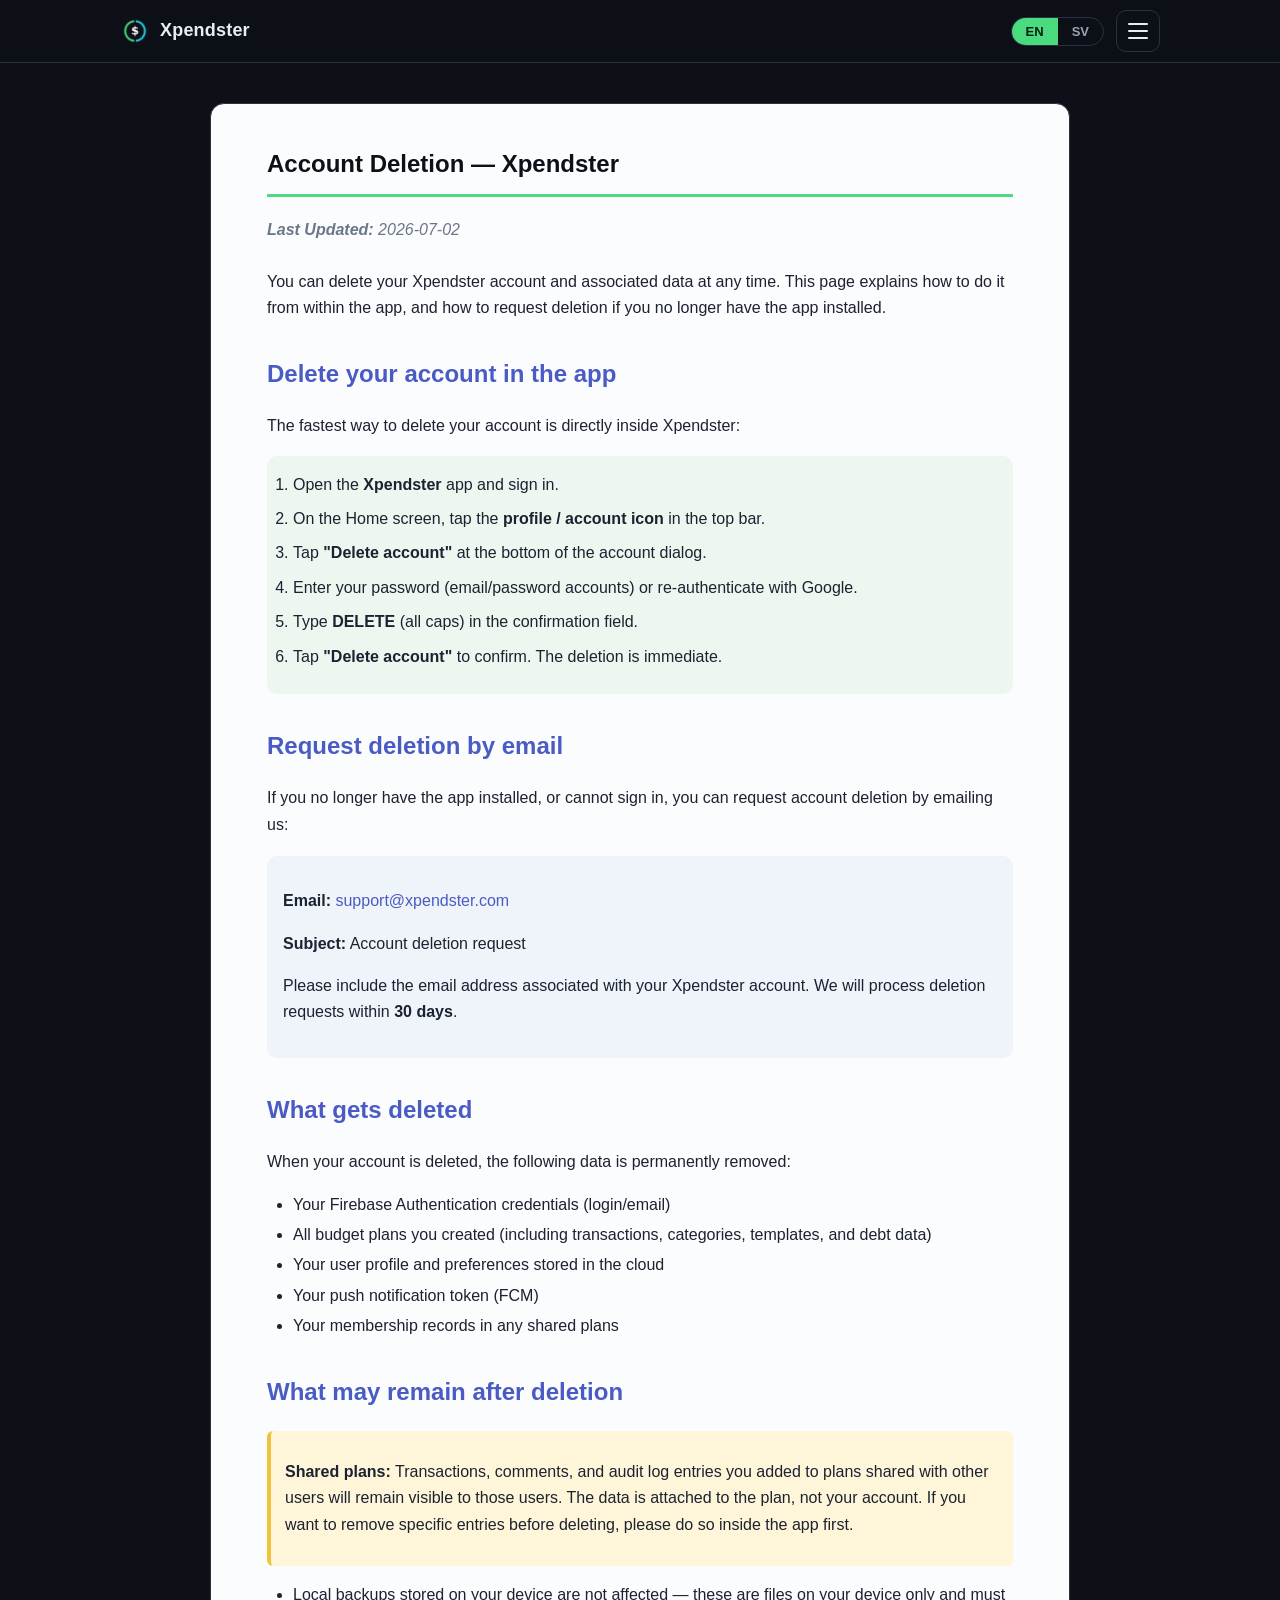
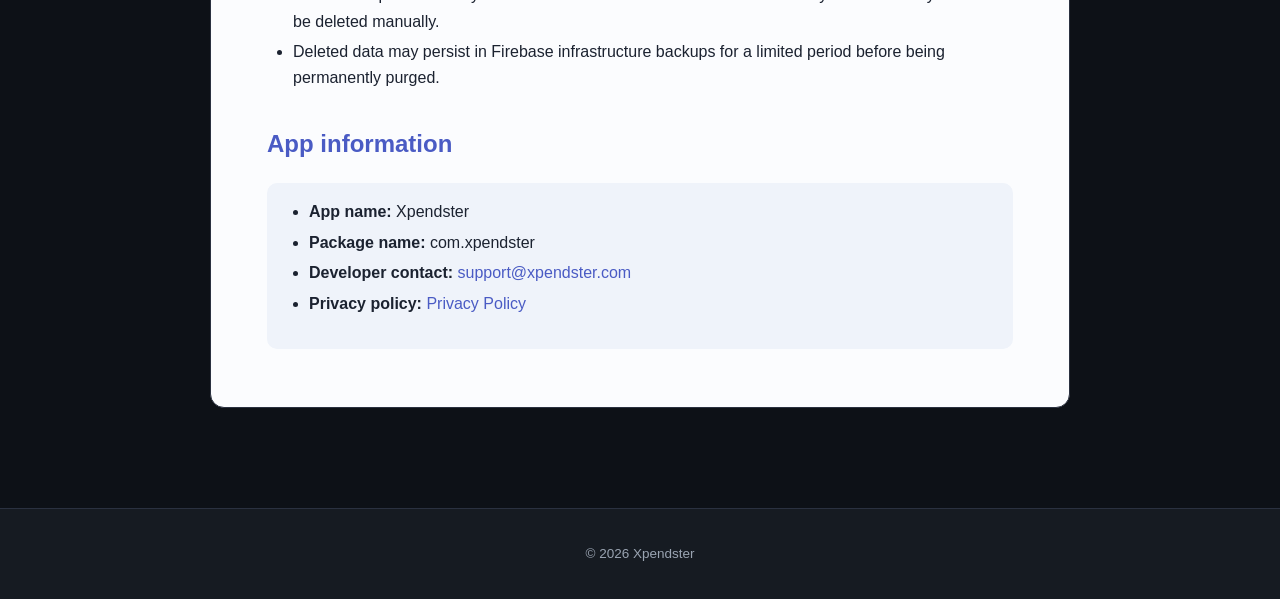
<file: account-deletion.html>
<!DOCTYPE html>
<html lang="en">
<head>
    <meta charset="UTF-8">
    <meta name="viewport" content="width=device-width, initial-scale=1.0">
    <title>Account Deletion — Xpendster</title>
    <meta name="description" content="How to delete your Xpendster account and associated data.">
    <link rel="icon" type="image/png" href="assets/icon-512.png">
    <link rel="apple-touch-icon" href="assets/icon-512.png">
    <link rel="stylesheet" href="styles.css">
</head>
<body>
    <header class="topbar">
        <div class="wrap">
            <a class="brand" href="/"><img src="assets/icon-512.png" alt="Xpendster"><b>Xpendster</b></a>
            <div class="nav-right">
                <div class="lang" role="group" aria-label="Language">
                    <button type="button" data-set-lang="en">EN</button>
                    <button type="button" data-set-lang="sv">SV</button>
                </div>
                <button class="menu-btn" type="button" aria-label="Menu" aria-expanded="false"><span></span><span></span><span></span></button>
                <nav class="menu" id="menu">
                    <a href="/" data-lang="en">Home</a><a href="/" data-lang="sv">Hem</a>
                    <a href="https://app.xpendster.com" data-lang="en">Open the web app</a><a href="https://app.xpendster.com" data-lang="sv">Öppna webbappen</a>
                    <a href="faq.html" data-lang="en">FAQ</a><a href="faq.html" data-lang="sv">Vanliga frågor</a>
                    <a href="privacy-policy.html" data-lang="en">Privacy Policy</a><a href="privacy-policy.html" data-lang="sv">Integritetspolicy</a>
                    <a href="account-deletion.html" data-lang="en">Account Deletion</a><a href="account-deletion.html" data-lang="sv">Radera konto</a>
                    <div class="sep"></div>
                    <a href="mailto:support@xpendster.com">support@xpendster.com</a>
                </nav>
            </div>
        </div>
    </header>

    <main class="legal">
        <div class="wrap">
            <article class="paper">
    <div data-lang="en">
    <h1>Account Deletion — Xpendster</h1>
    <p class="last-updated"><strong>Last Updated:</strong> 2026-07-02</p>

    <p>You can delete your Xpendster account and associated data at any time. This page explains how to do it from within the app, and how to request deletion if you no longer have the app installed.</p>

    <h2>Delete your account in the app</h2>
    <p>The fastest way to delete your account is directly inside Xpendster:</p>
    <ol class="steps">
        <li>Open the <strong>Xpendster</strong> app and sign in.</li>
        <li>On the Home screen, tap the <strong>profile / account icon</strong> in the top bar.</li>
        <li>Tap <strong>"Delete account"</strong> at the bottom of the account dialog.</li>
        <li>Enter your password (email/password accounts) or re-authenticate with Google.</li>
        <li>Type <strong>DELETE</strong> (all caps) in the confirmation field.</li>
        <li>Tap <strong>"Delete account"</strong> to confirm. The deletion is immediate.</li>
    </ol>

    <h2>Request deletion by email</h2>
    <p>If you no longer have the app installed, or cannot sign in, you can request account deletion by emailing us:</p>
    <div class="contact-info">
        <p><strong>Email:</strong> <a href="mailto:support@xpendster.com">support@xpendster.com</a></p>
        <p><strong>Subject:</strong> Account deletion request</p>
        <p>Please include the email address associated with your Xpendster account. We will process deletion requests within <strong>30 days</strong>.</p>
    </div>

    <h2>What gets deleted</h2>
    <p>When your account is deleted, the following data is permanently removed:</p>
    <ul>
        <li>Your Firebase Authentication credentials (login/email)</li>
        <li>All budget plans you created (including transactions, categories, templates, and debt data)</li>
        <li>Your user profile and preferences stored in the cloud</li>
        <li>Your push notification token (FCM)</li>
        <li>Your membership records in any shared plans</li>
    </ul>

    <h2>What may remain after deletion</h2>
    <div class="highlight">
        <p><strong>Shared plans:</strong> Transactions, comments, and audit log entries you added to plans shared with other users will remain visible to those users. The data is attached to the plan, not your account. If you want to remove specific entries before deleting, please do so inside the app first.</p>
    </div>
    <ul>
        <li>Local backups stored on your device are not affected — these are files on your device only and must be deleted manually.</li>
        <li>Deleted data may persist in Firebase infrastructure backups for a limited period before being permanently purged.</li>
    </ul>

    <h2>App information</h2>
    <div class="contact-info">
        <ul>
            <li><strong>App name:</strong> Xpendster</li>
            <li><strong>Package name:</strong> com.xpendster</li>
            <li><strong>Developer contact:</strong> <a href="mailto:support@xpendster.com">support@xpendster.com</a></li>
            <li><strong>Privacy policy:</strong> <a href="privacy-policy.html">Privacy Policy</a></li>
        </ul>
    </div>
    </div>

    <div data-lang="sv">
    <h1>Radera konto — Xpendster</h1>
    <p class="last-updated"><strong>Senast uppdaterad:</strong> 2026-07-02</p>

    <p>Du kan radera ditt Xpendster-konto och tillhörande data när som helst. Den här sidan förklarar hur du gör det i appen, och hur du begär radering om du inte längre har appen installerad.</p>

    <h2>Radera ditt konto i appen</h2>
    <p>Det snabbaste sättet att radera ditt konto är direkt i Xpendster:</p>
    <ol class="steps">
        <li>Öppna appen <strong>Xpendster</strong> och logga in.</li>
        <li>På startskärmen trycker du på <strong>profil-/kontoikonen</strong> i det övre fältet.</li>
        <li>Tryck på <strong>”Radera konto”</strong> längst ned i kontodialogen.</li>
        <li>Ange ditt lösenord (konton med e-post/lösenord) eller autentisera på nytt med Google.</li>
        <li>Skriv <strong>DELETE</strong> (endast versaler) i bekräftelsefältet.</li>
        <li>Tryck på <strong>”Radera konto”</strong> för att bekräfta. Raderingen sker omedelbart.</li>
    </ol>

    <h2>Begär radering via e-post</h2>
    <p>Om du inte längre har appen installerad, eller inte kan logga in, kan du begära radering av kontot genom att mejla oss:</p>
    <div class="contact-info">
        <p><strong>E-post:</strong> <a href="mailto:support@xpendster.com">support@xpendster.com</a></p>
        <p><strong>Ämne:</strong> Begäran om radering av konto</p>
        <p>Ange den e-postadress som är kopplad till ditt Xpendster-konto. Vi behandlar raderingsbegäranden inom <strong>30 dagar</strong>.</p>
    </div>

    <h2>Vad som raderas</h2>
    <p>När ditt konto raderas tas följande data bort permanent:</p>
    <ul>
        <li>Dina inloggningsuppgifter i Firebase Authentication (inloggning/e-post)</li>
        <li>Alla budgetplaner du har skapat (inklusive transaktioner, kategorier, mallar och skulddata)</li>
        <li>Din användarprofil och dina inställningar som lagras i molnet</li>
        <li>Din token för push-notiser (FCM)</li>
        <li>Dina medlemskapsposter i eventuella delade planer</li>
    </ul>

    <h2>Vad som kan finnas kvar efter radering</h2>
    <div class="highlight">
        <p><strong>Delade planer:</strong> Transaktioner, kommentarer och ändringsloggposter som du har lagt till i planer som delas med andra användare förblir synliga för dessa användare. Datan är kopplad till planen, inte till ditt konto. Om du vill ta bort specifika poster innan du raderar, gör det i appen först.</p>
    </div>
    <ul>
        <li>Lokala säkerhetskopior som lagras på din enhet påverkas inte — det är filer som endast finns på din enhet och måste raderas manuellt.</li>
        <li>Raderad data kan finnas kvar i Firebases infrastruktur-säkerhetskopior under en begränsad tid innan den rensas permanent.</li>
    </ul>

    <h2>Appinformation</h2>
    <div class="contact-info">
        <ul>
            <li><strong>Appnamn:</strong> Xpendster</li>
            <li><strong>Paketnamn:</strong> com.xpendster</li>
            <li><strong>Utvecklarkontakt:</strong> <a href="mailto:support@xpendster.com">support@xpendster.com</a></li>
            <li><strong>Integritetspolicy:</strong> <a href="privacy-policy.html">Integritetspolicy</a></li>
        </ul>
    </div>
    </div>
            </article>
        </div>
    </main>

    <footer>
        <div class="wrap" style="justify-content:center">
            <span class="copy">© <span id="yr">2026</span> Xpendster</span>
        </div>
    </footer>
    <script src="menu.js"></script>
    <script>
        (function () {
            var buttons = document.querySelectorAll('[data-set-lang]');
            function apply(lang) {
                document.documentElement.lang = lang;
                buttons.forEach(function (b) { b.classList.toggle('active', b.dataset.setLang === lang); });
                try { localStorage.setItem('xp-lang', lang); } catch (e) {}
            }
            buttons.forEach(function (b) {
                b.addEventListener('click', function () { apply(b.dataset.setLang); });
            });
            var saved = 'en';
            try { saved = localStorage.getItem('xp-lang') || (navigator.language || '').slice(0, 2); } catch (e) {}
            apply(saved === 'sv' ? 'sv' : 'en');
        })();
    </script>
</body>
</html>
</file>
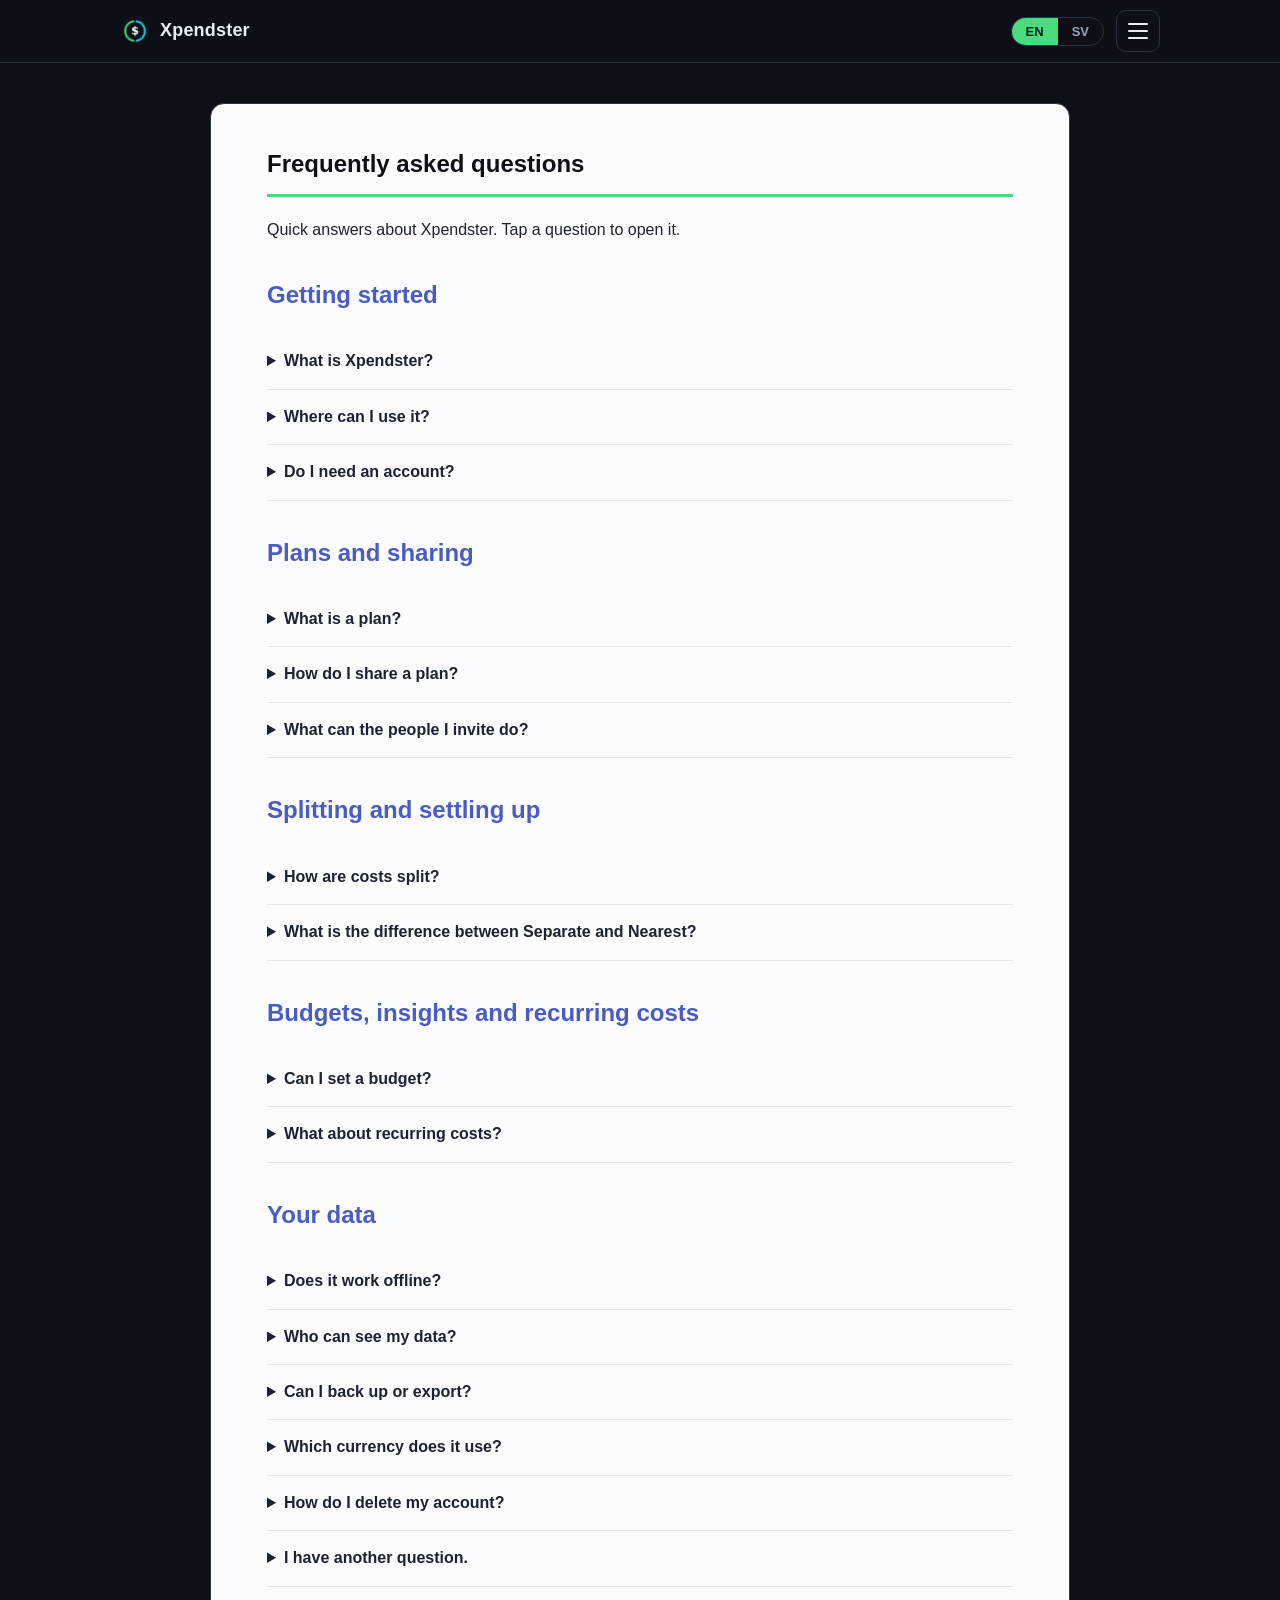
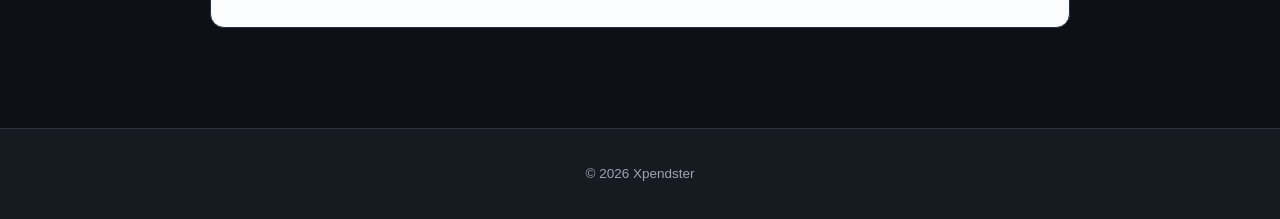
<file: faq.html>
<!DOCTYPE html>
<html lang="en">
<head>
    <meta charset="UTF-8">
    <meta name="viewport" content="width=device-width, initial-scale=1.0">
    <title>FAQ — Xpendster</title>
    <meta name="description" content="Answers to common questions about Xpendster: plans, sharing, settling up, budgets and your data.">
    <link rel="icon" type="image/png" href="assets/icon-512.png">
    <link rel="apple-touch-icon" href="assets/icon-512.png">
    <link rel="stylesheet" href="styles.css">
</head>
<body>
    <header class="topbar">
        <div class="wrap">
            <a class="brand" href="/"><img src="assets/icon-512.png" alt="Xpendster"><b>Xpendster</b></a>
            <div class="nav-right">
                <div class="lang" role="group" aria-label="Language">
                    <button type="button" data-set-lang="en">EN</button>
                    <button type="button" data-set-lang="sv">SV</button>
                </div>
                <button class="menu-btn" type="button" aria-label="Menu" aria-expanded="false"><span></span><span></span><span></span></button>
                <nav class="menu" id="menu">
                    <a href="/" data-lang="en">Home</a><a href="/" data-lang="sv">Hem</a>
                    <a href="https://app.xpendster.com" data-lang="en">Open the web app</a><a href="https://app.xpendster.com" data-lang="sv">Öppna webbappen</a>
                    <a href="faq.html" data-lang="en">FAQ</a><a href="faq.html" data-lang="sv">Vanliga frågor</a>
                    <a href="privacy-policy.html" data-lang="en">Privacy Policy</a><a href="privacy-policy.html" data-lang="sv">Integritetspolicy</a>
                    <a href="account-deletion.html" data-lang="en">Account Deletion</a><a href="account-deletion.html" data-lang="sv">Radera konto</a>
                    <div class="sep"></div>
                    <a href="mailto:support@xpendster.com">support@xpendster.com</a>
                </nav>
            </div>
        </div>
    </header>

    <main class="legal">
        <div class="wrap">
            <article class="paper">
    <div data-lang="en">
    <h1>Frequently asked questions</h1>
    <p>Quick answers about Xpendster. Tap a question to open it.</p>
    <h2>Getting started</h2>
    <details class="faq"><summary>What is Xpendster?</summary><p>An app for keeping track of money in <em>plans</em>: your own spending, or costs you share with a partner, roommates, family or friends. Log who paid what, see where the money goes, and settle up with as few payments as possible.</p></details>
    <details class="faq"><summary>Where can I use it?</summary><p>In your web browser at <a href="https://app.xpendster.com">app.xpendster.com</a> (beta). Apps for Android and iPhone are coming soon. Email <a href="mailto:support@xpendster.com">support@xpendster.com</a> if you would like to try them early.</p></details>
    <details class="faq"><summary>Do I need an account?</summary><p>On the web, yes: sign in with email and password, Google or Apple. The phone apps can also be used offline without an account, and you can sign in later without losing anything.</p></details>
    <h2>Plans and sharing</h2>
    <details class="faq"><summary>What is a plan?</summary><p>A place for one set of money: your household, a car, a trip, a project. Keep it to yourself or share it. You can have as many plans as you like.</p></details>
    <details class="faq"><summary>How do I share a plan?</summary><p>Create an invite in the plan and send the link (or the code). Whoever opens it joins after signing in. Invites last 7 days and work once, unless you choose otherwise.</p></details>
    <details class="faq"><summary>What can the people I invite do?</summary><p>That depends on their role:</p><ul><li><strong>Owner:</strong> full control.</li><li><strong>Administrator:</strong> manages members and settings.</li><li><strong>Contributor:</strong> adds and edits transactions.</li><li><strong>Read-only:</strong> can only view.</li></ul></details>
    <h2>Splitting and settling up</h2>
    <details class="faq"><summary>How are costs split?</summary><p>By each person's share in the plan: equal by default, or for example 60/40. A transaction can also be marked as personal, or split line by line.</p></details>
    <details class="faq"><summary>What is the difference between Separate and Nearest?</summary><p>Both get everyone even; they differ in how many payments it takes.</p><ul><li><strong>Separate:</strong> everyone pays back exactly the people they owe.</li><li><strong>Nearest:</strong> Xpendster combines debts across the group so it takes as few payments as possible.</li></ul><p>Example: Anna paid 900, Erik 600 and Maja 300 for things all three shared. Separate takes 3 payments (Erik → Anna 100, Maja → Anna 200, Maja → Erik 100). Nearest takes 1: Maja → Anna 300.</p><figure class="faq-fig"><img src="assets/faq-separate.png" alt="Separate: 3 payments, 400.00 in total" loading="lazy"><img src="assets/faq-nearest.png" alt="Nearest: 1 payment, Maja pays Anna 300.00" loading="lazy"><figcaption>Separate (top) and Nearest (bottom) for the same plan.</figcaption></figure></details>
    <h2>Budgets, insights and recurring costs</h2>
    <details class="faq"><summary>Can I set a budget?</summary><p>Yes: a monthly, weekly or yearly limit for a whole plan or one category. Xpendster warns you at 80% and at 100%.</p><figure class="faq-fig"><img src="assets/faq-budget.png" alt="A monthly budget: 1,800 of 2,000 spent, 90%" loading="lazy"></figure></details>
    <details class="faq"><summary>What about recurring costs?</summary><p>Save rent, subscriptions and the like as templates, and Xpendster can add them automatically on schedule.</p></details>
    <h2>Your data</h2>
    <details class="faq"><summary>Does it work offline?</summary><p>The phone apps work fully offline and sync when you are back online. The web app is best used with a connection.</p></details>
    <details class="faq"><summary>Who can see my data?</summary><p>Only you, and the people you share a plan with. Plans sync through Google's Firebase. Signing out of the web app removes your data from that browser. Read our <a href="privacy-policy.html">privacy policy</a>.</p></details>
    <details class="faq"><summary>Can I back up or export?</summary><p>Yes: a full backup as a file, or a single plan as a CSV spreadsheet. Both can be imported again.</p></details>
    <details class="faq"><summary>Which currency does it use?</summary><p>Each plan shows its own currency symbol (kr, $, €…). Xpendster does not convert between currencies.</p></details>
    <details class="faq"><summary>How do I delete my account?</summary><p>Tap your profile picture at the top of the Home screen, then <strong>Delete account</strong>. See also <a href="account-deletion.html">Account Deletion</a>.</p></details>
    <details class="faq"><summary>I have another question.</summary><p>Email <a href="mailto:support@xpendster.com">support@xpendster.com</a>.</p></details>
    </div>
    <div data-lang="sv">
    <h1>Vanliga frågor</h1>
    <p>Snabba svar om Xpendster. Tryck på en fråga för att öppna den.</p>
    <h2>Kom igång</h2>
    <details class="faq"><summary>Vad är Xpendster?</summary><p>En app för att hålla koll på pengar i <em>planer</em>: dina egna utgifter, eller kostnader du delar med en partner, rumskompisar, familj eller vänner. Logga vem som betalade vad, se vart pengarna tar vägen och gör upp med så få betalningar som möjligt.</p></details>
    <details class="faq"><summary>Var kan jag använda den?</summary><p>I webbläsaren på <a href="https://app.xpendster.com">app.xpendster.com</a> (beta). Appar för Android och iPhone kommer snart. Mejla <a href="mailto:support@xpendster.com">support@xpendster.com</a> om du vill testa dem tidigt.</p></details>
    <details class="faq"><summary>Behöver jag ett konto?</summary><p>På webben, ja: logga in med e-post och lösenord, Google eller Apple. Telefonapparna kan också användas offline utan konto, och du kan logga in senare utan att förlora något.</p></details>
    <h2>Planer och delning</h2>
    <details class="faq"><summary>Vad är en plan?</summary><p>En plats för en uppsättning pengar: hushållet, en bil, en resa, ett projekt. Behåll den för dig själv eller dela den. Du kan ha hur många planer du vill.</p></details>
    <details class="faq"><summary>Hur delar jag en plan?</summary><p>Skapa en inbjudan i planen och skicka länken (eller koden). Den som öppnar den går med efter att ha loggat in. Inbjudningar gäller i 7 dagar och fungerar en gång, om du inte väljer annat.</p></details>
    <details class="faq"><summary>Vad kan de jag bjuder in göra?</summary><p>Det beror på rollen:</p><ul><li><strong>Ägare:</strong> full kontroll.</li><li><strong>Administratör:</strong> hanterar medlemmar och inställningar.</li><li><strong>Bidragsgivare:</strong> lägger till och ändrar transaktioner.</li><li><strong>Endast läsning:</strong> kan bara titta.</li></ul></details>
    <h2>Dela och göra upp</h2>
    <details class="faq"><summary>Hur delas kostnaderna?</summary><p>Efter varje persons andel i planen: lika som standard, eller till exempel 60/40. En transaktion kan också markeras som personlig eller delas upp rad för rad.</p></details>
    <details class="faq"><summary>Vad är skillnaden mellan Separat och Närmast?</summary><p>Båda gör att alla blir kvitt; skillnaden är hur många betalningar det krävs.</p><ul><li><strong>Separat:</strong> alla betalar tillbaka exakt dem de är skyldiga.</li><li><strong>Närmast:</strong> Xpendster slår ihop skulder i gruppen så att det krävs så få betalningar som möjligt.</li></ul><p>Exempel: Anna betalade 900, Erik 600 och Maja 300 för saker som alla tre delade. Separat kräver 3 betalningar (Erik → Anna 100, Maja → Anna 200, Maja → Erik 100). Närmast kräver 1: Maja → Anna 300.</p><figure class="faq-fig"><img src="assets/faq-separate.png" alt="Separat: 3 betalningar, totalt 400,00" loading="lazy"><img src="assets/faq-nearest.png" alt="Närmast: 1 betalning, Maja betalar Anna 300,00" loading="lazy"><figcaption>Separat (överst) och Närmast (nederst) för samma plan.</figcaption></figure></details>
    <h2>Budgetar, insikter och återkommande kostnader</h2>
    <details class="faq"><summary>Kan jag sätta en budget?</summary><p>Ja: en gräns per månad, vecka eller år för en hel plan eller en kategori. Xpendster varnar dig vid 80 % och vid 100 %.</p><figure class="faq-fig"><img src="assets/faq-budget.png" alt="En månadsbudget: 1 800 av 2 000 använt, 90 %" loading="lazy"></figure></details>
    <details class="faq"><summary>Hur fungerar återkommande kostnader?</summary><p>Spara hyra, prenumerationer och liknande som mallar, så kan Xpendster lägga till dem automatiskt enligt schema.</p></details>
    <h2>Dina data</h2>
    <details class="faq"><summary>Fungerar det offline?</summary><p>Telefonapparna fungerar helt offline och synkar när du är online igen. Webbappen används bäst med uppkoppling.</p></details>
    <details class="faq"><summary>Vem kan se mina data?</summary><p>Bara du, och de du delar en plan med. Planerna synkas via Googles Firebase. När du loggar ut från webbappen tas dina data bort från webbläsaren. Läs vår <a href="privacy-policy.html">integritetspolicy</a>.</p></details>
    <details class="faq"><summary>Kan jag säkerhetskopiera eller exportera?</summary><p>Ja: en fullständig säkerhetskopia som fil, eller en enskild plan som CSV-kalkylblad. Båda kan importeras igen.</p></details>
    <details class="faq"><summary>Vilken valuta används?</summary><p>Varje plan visar sin egen valutasymbol (kr, $, €…). Xpendster räknar inte om mellan valutor.</p></details>
    <details class="faq"><summary>Hur raderar jag mitt konto?</summary><p>Tryck på din profilbild högst upp på startskärmen och sedan på <strong>Radera konto</strong>. Se även <a href="account-deletion.html">Radera konto</a>.</p></details>
    <details class="faq"><summary>Jag har en annan fråga.</summary><p>Mejla <a href="mailto:support@xpendster.com">support@xpendster.com</a>.</p></details>
    </div>
            </article>
        </div>
    </main>

    <footer>
        <div class="wrap" style="justify-content:center">
            <span class="copy">© <span id="yr">2026</span> Xpendster</span>
        </div>
    </footer>
    <script src="menu.js"></script>
    <script>
        (function () {
            var buttons = document.querySelectorAll('[data-set-lang]');
            function apply(lang) {
                document.documentElement.lang = lang;
                buttons.forEach(function (b) { b.classList.toggle('active', b.dataset.setLang === lang); });
                try { localStorage.setItem('xp-lang', lang); } catch (e) {}
            }
            buttons.forEach(function (b) {
                b.addEventListener('click', function () { apply(b.dataset.setLang); });
            });
            var saved = 'en';
            try { saved = localStorage.getItem('xp-lang') || (navigator.language || '').slice(0, 2); } catch (e) {}
            apply(saved === 'sv' ? 'sv' : 'en');
        })();
    </script>
</body>
</html>
</file>
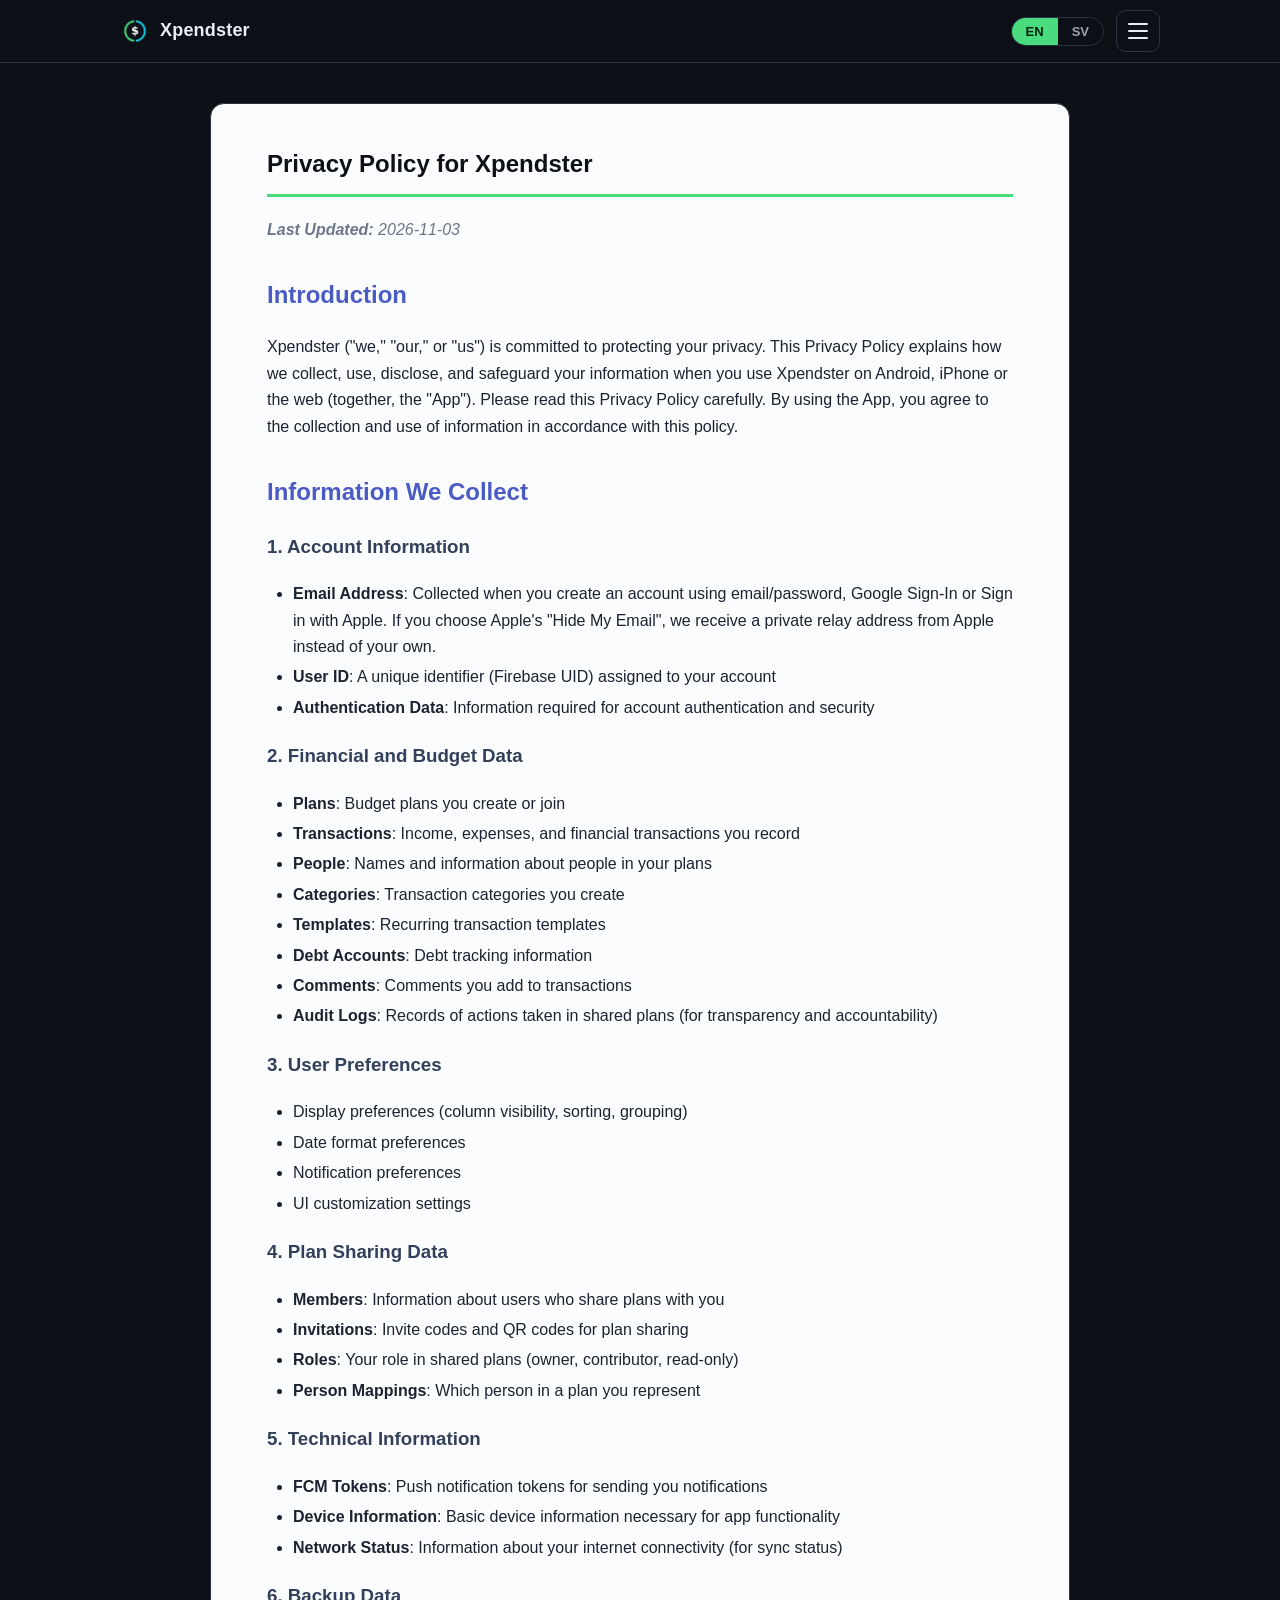
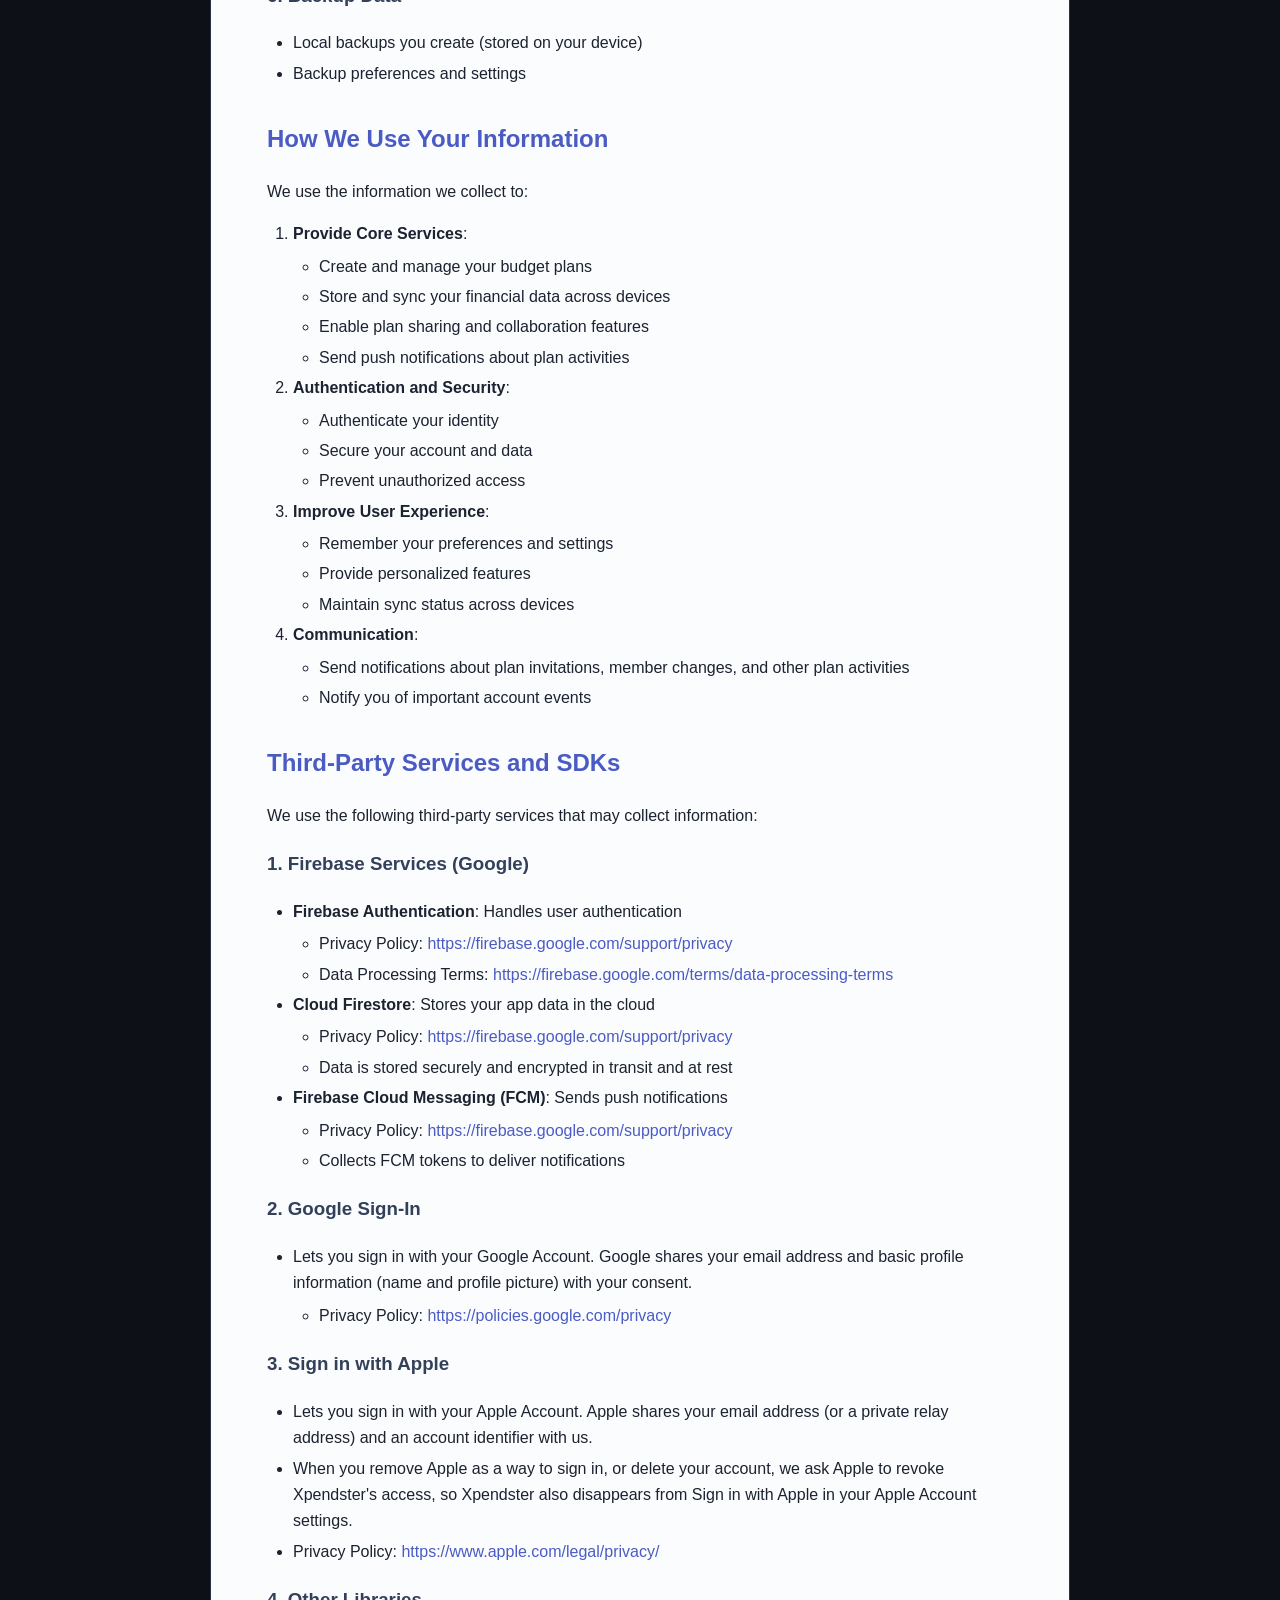
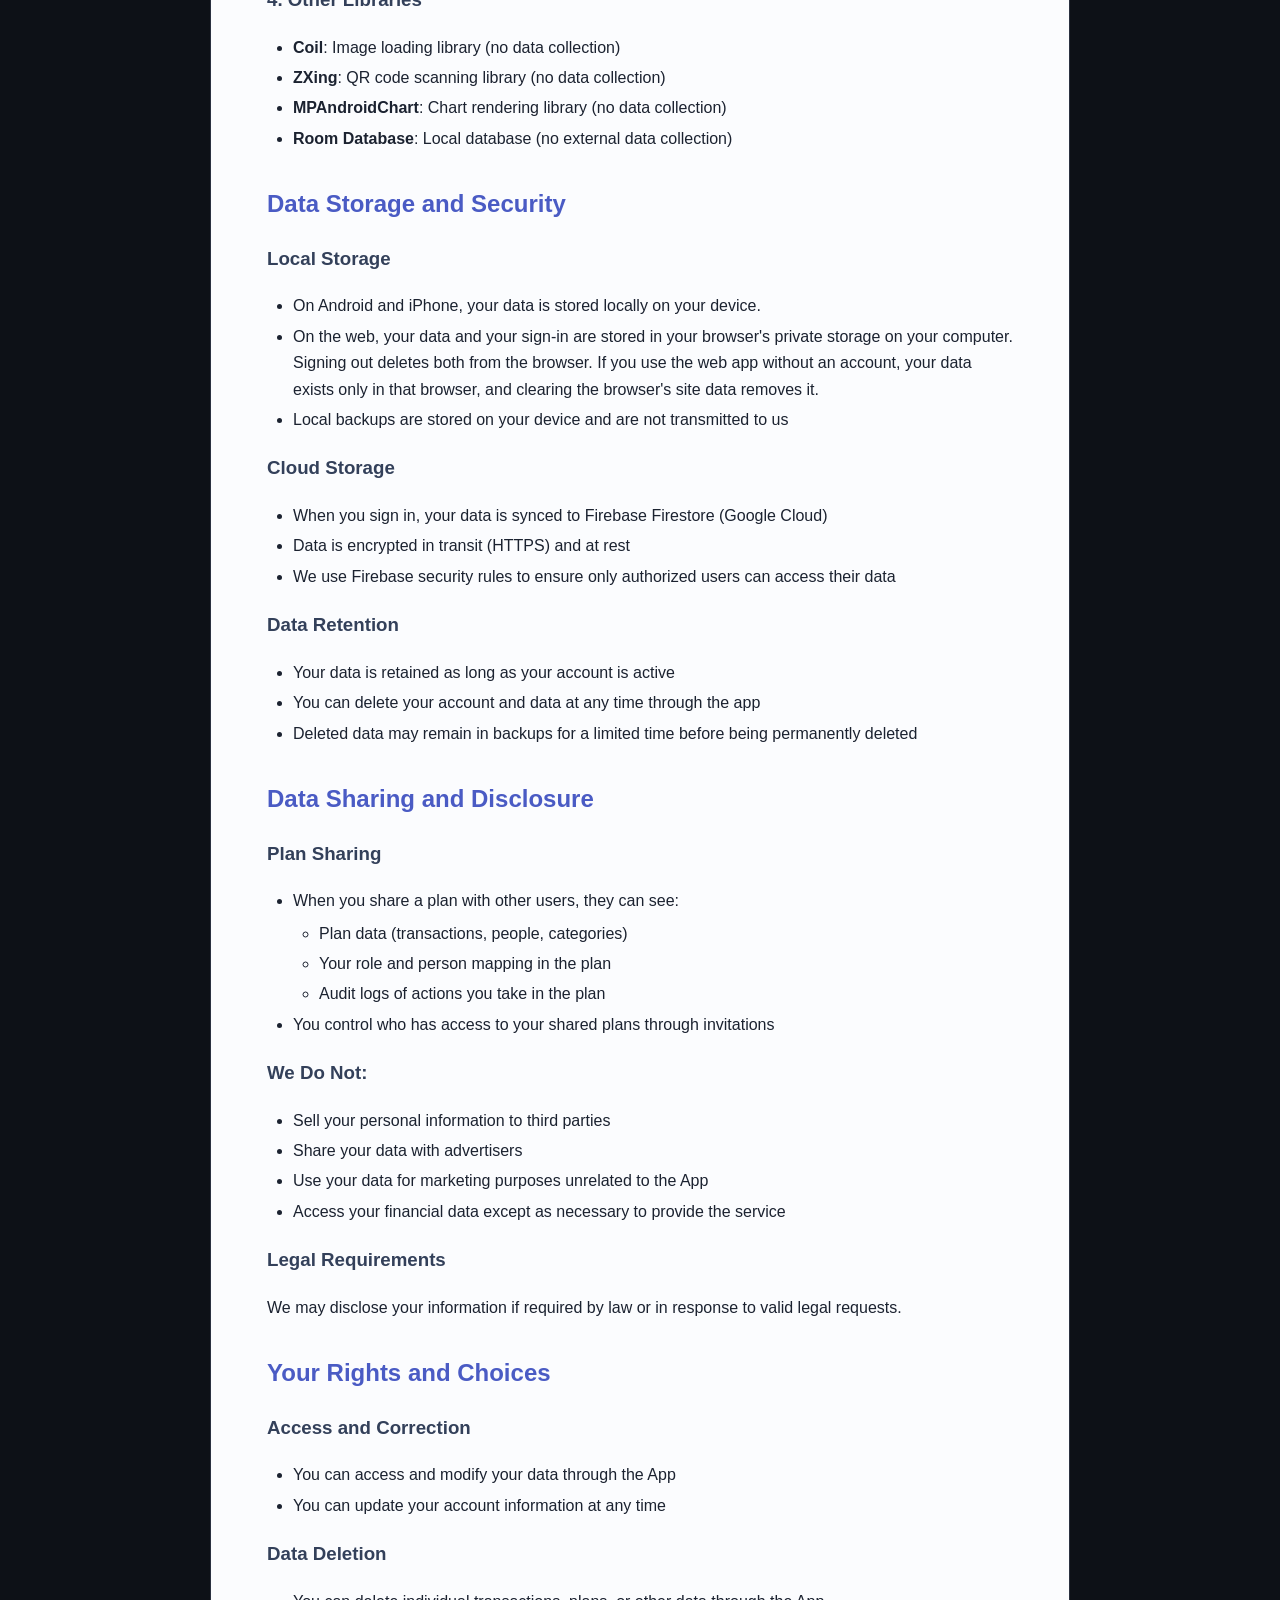
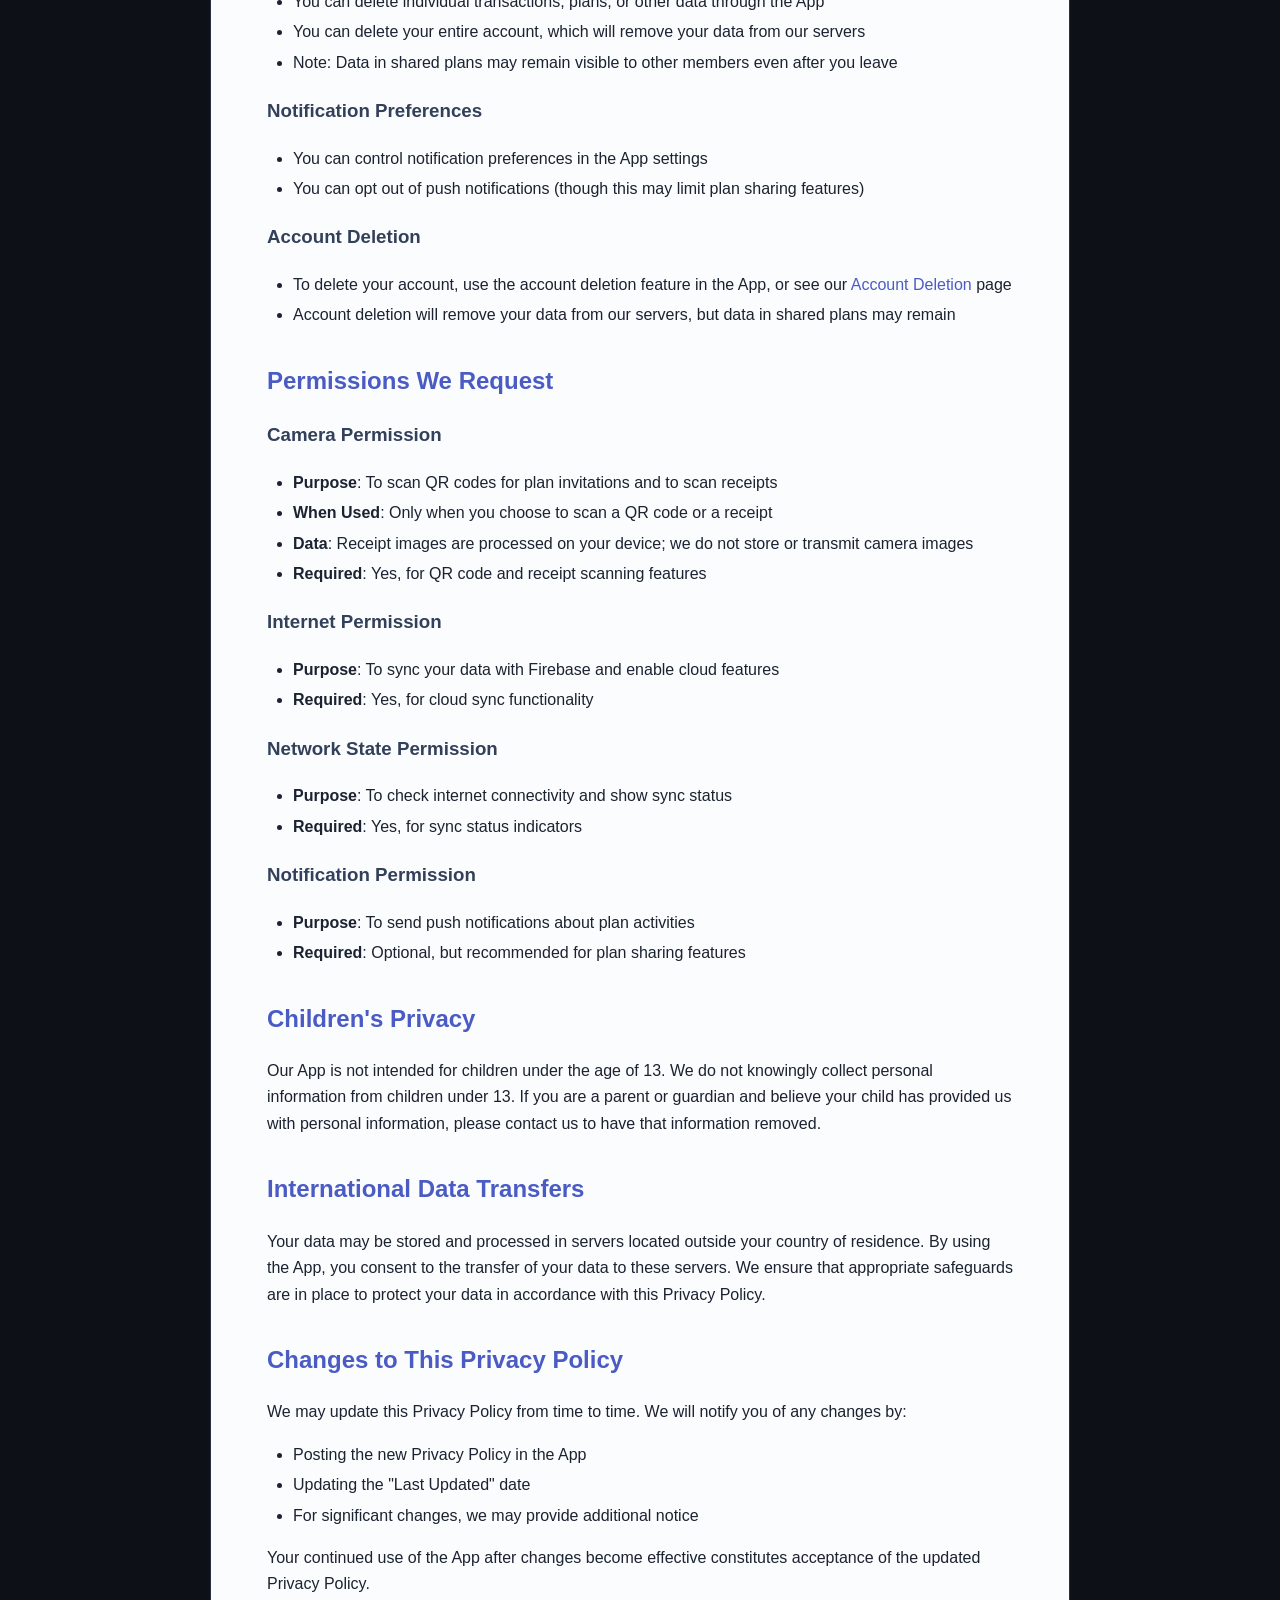
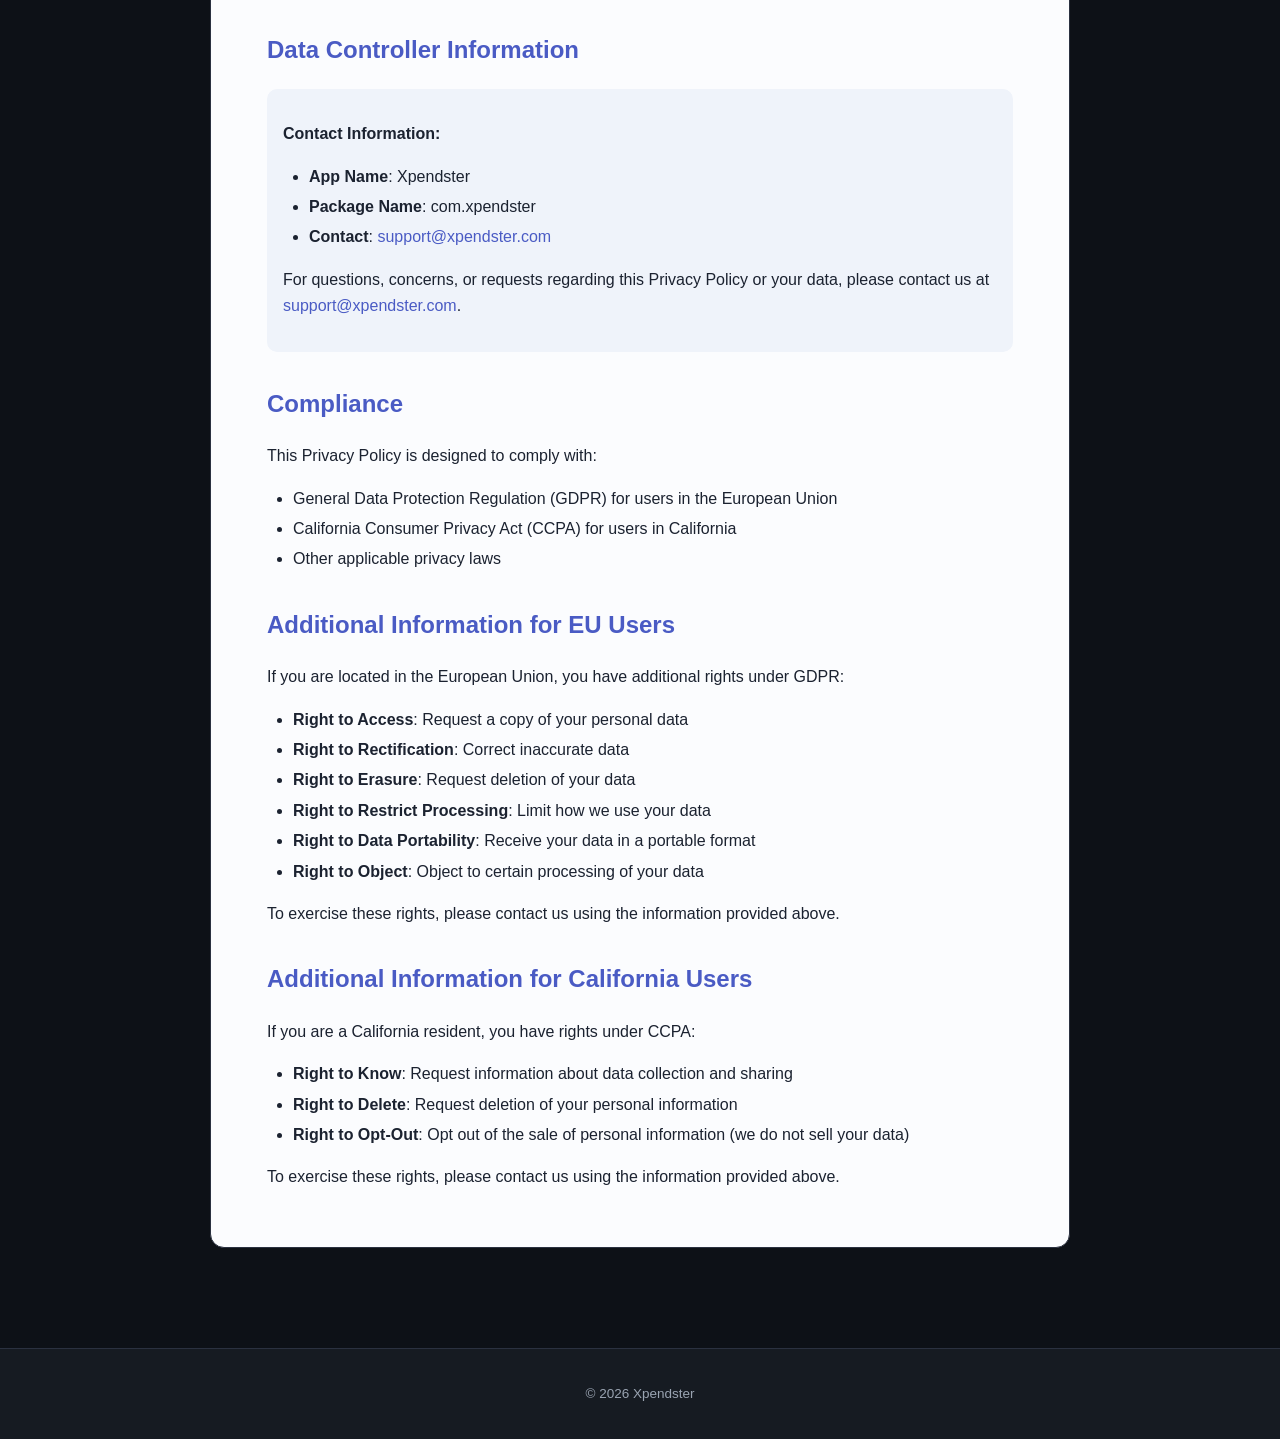
<file: privacy-policy.html>
<!DOCTYPE html>
<html lang="en">
<head>
    <meta charset="UTF-8">
    <meta name="viewport" content="width=device-width, initial-scale=1.0">
    <title>Privacy Policy — Xpendster</title>
    <meta name="description" content="How Xpendster collects, uses, and protects your information.">
    <link rel="icon" type="image/png" href="assets/icon-512.png">
    <link rel="apple-touch-icon" href="assets/icon-512.png">
    <link rel="stylesheet" href="styles.css">
</head>
<body>
    <header class="topbar">
        <div class="wrap">
            <a class="brand" href="/"><img src="assets/icon-512.png" alt="Xpendster"><b>Xpendster</b></a>
            <div class="nav-right">
                <div class="lang" role="group" aria-label="Language">
                    <button type="button" data-set-lang="en">EN</button>
                    <button type="button" data-set-lang="sv">SV</button>
                </div>
                <button class="menu-btn" type="button" aria-label="Menu" aria-expanded="false"><span></span><span></span><span></span></button>
                <nav class="menu" id="menu">
                    <a href="/" data-lang="en">Home</a><a href="/" data-lang="sv">Hem</a>
                    <a href="https://app.xpendster.com" data-lang="en">Open the web app</a><a href="https://app.xpendster.com" data-lang="sv">Öppna webbappen</a>
                    <a href="faq.html" data-lang="en">FAQ</a><a href="faq.html" data-lang="sv">Vanliga frågor</a>
                    <a href="privacy-policy.html" data-lang="en">Privacy Policy</a><a href="privacy-policy.html" data-lang="sv">Integritetspolicy</a>
                    <a href="account-deletion.html" data-lang="en">Account Deletion</a><a href="account-deletion.html" data-lang="sv">Radera konto</a>
                    <div class="sep"></div>
                    <a href="mailto:support@xpendster.com">support@xpendster.com</a>
                </nav>
            </div>
        </div>
    </header>

    <main class="legal">
        <div class="wrap">
            <article class="paper">
    <div data-lang="en">
    <h1>Privacy Policy for Xpendster</h1>
    <p class="last-updated"><strong>Last Updated:</strong> 2026-11-03</p>

    <h2>Introduction</h2>
    <p>Xpendster ("we," "our," or "us") is committed to protecting your privacy. This Privacy Policy explains how we collect, use, disclose, and safeguard your information when you use Xpendster on Android, iPhone or the web (together, the "App"). Please read this Privacy Policy carefully. By using the App, you agree to the collection and use of information in accordance with this policy.</p>

    <h2>Information We Collect</h2>

    <h3>1. Account Information</h3>
    <ul>
        <li><strong>Email Address</strong>: Collected when you create an account using email/password, Google Sign-In or Sign in with Apple. If you choose Apple's "Hide My Email", we receive a private relay address from Apple instead of your own.</li>
        <li><strong>User ID</strong>: A unique identifier (Firebase UID) assigned to your account</li>
        <li><strong>Authentication Data</strong>: Information required for account authentication and security</li>
    </ul>

    <h3>2. Financial and Budget Data</h3>
    <ul>
        <li><strong>Plans</strong>: Budget plans you create or join</li>
        <li><strong>Transactions</strong>: Income, expenses, and financial transactions you record</li>
        <li><strong>People</strong>: Names and information about people in your plans</li>
        <li><strong>Categories</strong>: Transaction categories you create</li>
        <li><strong>Templates</strong>: Recurring transaction templates</li>
        <li><strong>Debt Accounts</strong>: Debt tracking information</li>
        <li><strong>Comments</strong>: Comments you add to transactions</li>
        <li><strong>Audit Logs</strong>: Records of actions taken in shared plans (for transparency and accountability)</li>
    </ul>

    <h3>3. User Preferences</h3>
    <ul>
        <li>Display preferences (column visibility, sorting, grouping)</li>
        <li>Date format preferences</li>
        <li>Notification preferences</li>
        <li>UI customization settings</li>
    </ul>

    <h3>4. Plan Sharing Data</h3>
    <ul>
        <li><strong>Members</strong>: Information about users who share plans with you</li>
        <li><strong>Invitations</strong>: Invite codes and QR codes for plan sharing</li>
        <li><strong>Roles</strong>: Your role in shared plans (owner, contributor, read-only)</li>
        <li><strong>Person Mappings</strong>: Which person in a plan you represent</li>
    </ul>

    <h3>5. Technical Information</h3>
    <ul>
        <li><strong>FCM Tokens</strong>: Push notification tokens for sending you notifications</li>
        <li><strong>Device Information</strong>: Basic device information necessary for app functionality</li>
        <li><strong>Network Status</strong>: Information about your internet connectivity (for sync status)</li>
    </ul>

    <h3>6. Backup Data</h3>
    <ul>
        <li>Local backups you create (stored on your device)</li>
        <li>Backup preferences and settings</li>
    </ul>

    <h2>How We Use Your Information</h2>
    <p>We use the information we collect to:</p>
    <ol>
        <li><strong>Provide Core Services</strong>:
            <ul>
                <li>Create and manage your budget plans</li>
                <li>Store and sync your financial data across devices</li>
                <li>Enable plan sharing and collaboration features</li>
                <li>Send push notifications about plan activities</li>
            </ul>
        </li>
        <li><strong>Authentication and Security</strong>:
            <ul>
                <li>Authenticate your identity</li>
                <li>Secure your account and data</li>
                <li>Prevent unauthorized access</li>
            </ul>
        </li>
        <li><strong>Improve User Experience</strong>:
            <ul>
                <li>Remember your preferences and settings</li>
                <li>Provide personalized features</li>
                <li>Maintain sync status across devices</li>
            </ul>
        </li>
        <li><strong>Communication</strong>:
            <ul>
                <li>Send notifications about plan invitations, member changes, and other plan activities</li>
                <li>Notify you of important account events</li>
            </ul>
        </li>
    </ol>

    <h2>Third-Party Services and SDKs</h2>
    <p>We use the following third-party services that may collect information:</p>

    <h3>1. Firebase Services (Google)</h3>
    <ul>
        <li><strong>Firebase Authentication</strong>: Handles user authentication
            <ul>
                <li>Privacy Policy: <a href="https://firebase.google.com/support/privacy" target="_blank">https://firebase.google.com/support/privacy</a></li>
                <li>Data Processing Terms: <a href="https://firebase.google.com/terms/data-processing-terms" target="_blank">https://firebase.google.com/terms/data-processing-terms</a></li>
            </ul>
        </li>
        <li><strong>Cloud Firestore</strong>: Stores your app data in the cloud
            <ul>
                <li>Privacy Policy: <a href="https://firebase.google.com/support/privacy" target="_blank">https://firebase.google.com/support/privacy</a></li>
                <li>Data is stored securely and encrypted in transit and at rest</li>
            </ul>
        </li>
        <li><strong>Firebase Cloud Messaging (FCM)</strong>: Sends push notifications
            <ul>
                <li>Privacy Policy: <a href="https://firebase.google.com/support/privacy" target="_blank">https://firebase.google.com/support/privacy</a></li>
                <li>Collects FCM tokens to deliver notifications</li>
            </ul>
        </li>
    </ul>

    <h3>2. Google Sign-In</h3>
    <ul>
        <li>Lets you sign in with your Google Account. Google shares your email address and basic profile information (name and profile picture) with your consent.
            <ul>
                <li>Privacy Policy: <a href="https://policies.google.com/privacy" target="_blank">https://policies.google.com/privacy</a></li>
            </ul>
        </li>
    </ul>

    <h3>3. Sign in with Apple</h3>
    <ul>
        <li>Lets you sign in with your Apple Account. Apple shares your email address (or a private relay address) and an account identifier with us.</li>
        <li>When you remove Apple as a way to sign in, or delete your account, we ask Apple to revoke Xpendster's access, so Xpendster also disappears from Sign in with Apple in your Apple Account settings.</li>
        <li>Privacy Policy: <a href="https://www.apple.com/legal/privacy/" target="_blank">https://www.apple.com/legal/privacy/</a></li>
    </ul>

    <h3>4. Other Libraries</h3>
    <ul>
        <li><strong>Coil</strong>: Image loading library (no data collection)</li>
        <li><strong>ZXing</strong>: QR code scanning library (no data collection)</li>
        <li><strong>MPAndroidChart</strong>: Chart rendering library (no data collection)</li>
        <li><strong>Room Database</strong>: Local database (no external data collection)</li>
    </ul>

    <h2>Data Storage and Security</h2>

    <h3>Local Storage</h3>
    <ul>
        <li>On Android and iPhone, your data is stored locally on your device.</li>
        <li>On the web, your data and your sign-in are stored in your browser's private storage on your computer. Signing out deletes both from the browser. If you use the web app without an account, your data exists only in that browser, and clearing the browser's site data removes it.</li>
        <li>Local backups are stored on your device and are not transmitted to us</li>
    </ul>

    <h3>Cloud Storage</h3>
    <ul>
        <li>When you sign in, your data is synced to Firebase Firestore (Google Cloud)</li>
        <li>Data is encrypted in transit (HTTPS) and at rest</li>
        <li>We use Firebase security rules to ensure only authorized users can access their data</li>
    </ul>

    <h3>Data Retention</h3>
    <ul>
        <li>Your data is retained as long as your account is active</li>
        <li>You can delete your account and data at any time through the app</li>
        <li>Deleted data may remain in backups for a limited time before being permanently deleted</li>
    </ul>

    <h2>Data Sharing and Disclosure</h2>

    <h3>Plan Sharing</h3>
    <ul>
        <li>When you share a plan with other users, they can see:
            <ul>
                <li>Plan data (transactions, people, categories)</li>
                <li>Your role and person mapping in the plan</li>
                <li>Audit logs of actions you take in the plan</li>
            </ul>
        </li>
        <li>You control who has access to your shared plans through invitations</li>
    </ul>

    <h3>We Do Not:</h3>
    <ul>
        <li>Sell your personal information to third parties</li>
        <li>Share your data with advertisers</li>
        <li>Use your data for marketing purposes unrelated to the App</li>
        <li>Access your financial data except as necessary to provide the service</li>
    </ul>

    <h3>Legal Requirements</h3>
    <p>We may disclose your information if required by law or in response to valid legal requests.</p>

    <h2>Your Rights and Choices</h2>

    <h3>Access and Correction</h3>
    <ul>
        <li>You can access and modify your data through the App</li>
        <li>You can update your account information at any time</li>
    </ul>

    <h3>Data Deletion</h3>
    <ul>
        <li>You can delete individual transactions, plans, or other data through the App</li>
        <li>You can delete your entire account, which will remove your data from our servers</li>
        <li>Note: Data in shared plans may remain visible to other members even after you leave</li>
    </ul>

    <h3>Notification Preferences</h3>
    <ul>
        <li>You can control notification preferences in the App settings</li>
        <li>You can opt out of push notifications (though this may limit plan sharing features)</li>
    </ul>

    <h3>Account Deletion</h3>
    <ul>
        <li>To delete your account, use the account deletion feature in the App, or see our <a href="account-deletion.html">Account Deletion</a> page</li>
        <li>Account deletion will remove your data from our servers, but data in shared plans may remain</li>
    </ul>

    <h2>Permissions We Request</h2>

    <h3>Camera Permission</h3>
    <ul>
        <li><strong>Purpose</strong>: To scan QR codes for plan invitations and to scan receipts</li>
        <li><strong>When Used</strong>: Only when you choose to scan a QR code or a receipt</li>
        <li><strong>Data</strong>: Receipt images are processed on your device; we do not store or transmit camera images</li>
        <li><strong>Required</strong>: Yes, for QR code and receipt scanning features</li>
    </ul>

    <h3>Internet Permission</h3>
    <ul>
        <li><strong>Purpose</strong>: To sync your data with Firebase and enable cloud features</li>
        <li><strong>Required</strong>: Yes, for cloud sync functionality</li>
    </ul>

    <h3>Network State Permission</h3>
    <ul>
        <li><strong>Purpose</strong>: To check internet connectivity and show sync status</li>
        <li><strong>Required</strong>: Yes, for sync status indicators</li>
    </ul>

    <h3>Notification Permission</h3>
    <ul>
        <li><strong>Purpose</strong>: To send push notifications about plan activities</li>
        <li><strong>Required</strong>: Optional, but recommended for plan sharing features</li>
    </ul>

    <h2>Children's Privacy</h2>
    <p>Our App is not intended for children under the age of 13. We do not knowingly collect personal information from children under 13. If you are a parent or guardian and believe your child has provided us with personal information, please contact us to have that information removed.</p>

    <h2>International Data Transfers</h2>
    <p>Your data may be stored and processed in servers located outside your country of residence. By using the App, you consent to the transfer of your data to these servers. We ensure that appropriate safeguards are in place to protect your data in accordance with this Privacy Policy.</p>

    <h2>Changes to This Privacy Policy</h2>
    <p>We may update this Privacy Policy from time to time. We will notify you of any changes by:</p>
    <ul>
        <li>Posting the new Privacy Policy in the App</li>
        <li>Updating the "Last Updated" date</li>
        <li>For significant changes, we may provide additional notice</li>
    </ul>
    <p>Your continued use of the App after changes become effective constitutes acceptance of the updated Privacy Policy.</p>

    <h2>Data Controller Information</h2>
    <div class="contact-info">
        <p><strong>Contact Information:</strong></p>
        <ul>
            <li><strong>App Name</strong>: Xpendster</li>
            <li><strong>Package Name</strong>: com.xpendster</li>
            <li><strong>Contact</strong>: <a href="mailto:support@xpendster.com">support@xpendster.com</a></li>
        </ul>
        <p>For questions, concerns, or requests regarding this Privacy Policy or your data, please contact us at <a href="mailto:support@xpendster.com">support@xpendster.com</a>.</p>
    </div>

    <h2>Compliance</h2>
    <p>This Privacy Policy is designed to comply with:</p>
    <ul>
        <li>General Data Protection Regulation (GDPR) for users in the European Union</li>
        <li>California Consumer Privacy Act (CCPA) for users in California</li>
        <li>Other applicable privacy laws</li>
    </ul>

    <h2>Additional Information for EU Users</h2>
    <p>If you are located in the European Union, you have additional rights under GDPR:</p>
    <ul>
        <li><strong>Right to Access</strong>: Request a copy of your personal data</li>
        <li><strong>Right to Rectification</strong>: Correct inaccurate data</li>
        <li><strong>Right to Erasure</strong>: Request deletion of your data</li>
        <li><strong>Right to Restrict Processing</strong>: Limit how we use your data</li>
        <li><strong>Right to Data Portability</strong>: Receive your data in a portable format</li>
        <li><strong>Right to Object</strong>: Object to certain processing of your data</li>
    </ul>
    <p>To exercise these rights, please contact us using the information provided above.</p>

    <h2>Additional Information for California Users</h2>
    <p>If you are a California resident, you have rights under CCPA:</p>
    <ul>
        <li><strong>Right to Know</strong>: Request information about data collection and sharing</li>
        <li><strong>Right to Delete</strong>: Request deletion of your personal information</li>
        <li><strong>Right to Opt-Out</strong>: Opt out of the sale of personal information (we do not sell your data)</li>
    </ul>
    <p>To exercise these rights, please contact us using the information provided above.</p>
    </div>

    <div data-lang="sv">
    <h1>Integritetspolicy för Xpendster</h1>
    <p class="last-updated"><strong>Senast uppdaterad:</strong> 2026-11-03</p>

    <h2>Introduktion</h2>
    <p>Xpendster ("vi", "vår" eller "oss") är måna om att skydda din integritet. Denna integritetspolicy förklarar hur vi samlar in, använder, lämnar ut och skyddar din information när du använder Xpendster på Android, iPhone eller webben (tillsammans "Appen"). Läs denna integritetspolicy noggrant. Genom att använda Appen godkänner du insamling och användning av information i enlighet med denna policy.</p>

    <h2>Information vi samlar in</h2>

    <h3>1. Kontoinformation</h3>
    <ul>
        <li><strong>E-postadress</strong>: Samlas in när du skapar ett konto med e-post/lösenord, Google-inloggning eller Logga in med Apple. Om du väljer Apples "Dölj min e-postadress" får vi en privat vidarebefordringsadress från Apple i stället för din egen.</li>
        <li><strong>Användar-ID</strong>: En unik identifierare (Firebase UID) som kopplas till ditt konto</li>
        <li><strong>Autentiseringsdata</strong>: Information som krävs för kontoautentisering och säkerhet</li>
    </ul>

    <h3>2. Ekonomi- och budgetdata</h3>
    <ul>
        <li><strong>Planer</strong>: Budgetplaner som du skapar eller går med i</li>
        <li><strong>Transaktioner</strong>: Inkomster, utgifter och ekonomiska transaktioner som du registrerar</li>
        <li><strong>Personer</strong>: Namn och information om personer i dina planer</li>
        <li><strong>Kategorier</strong>: Transaktionskategorier som du skapar</li>
        <li><strong>Mallar</strong>: Mallar för återkommande transaktioner</li>
        <li><strong>Skuldkonton</strong>: Information för skuldbevakning</li>
        <li><strong>Kommentarer</strong>: Kommentarer som du lägger till på transaktioner</li>
        <li><strong>Ändringsloggar</strong>: Register över åtgärder i delade planer (för transparens och ansvarsskyldighet)</li>
    </ul>

    <h3>3. Användarinställningar</h3>
    <ul>
        <li>Visningsinställningar (kolumnsynlighet, sortering, gruppering)</li>
        <li>Inställningar för datumformat</li>
        <li>Aviseringsinställningar</li>
        <li>Inställningar för anpassning av gränssnittet</li>
    </ul>

    <h3>4. Data för plandelning</h3>
    <ul>
        <li><strong>Medlemmar</strong>: Information om användare som delar planer med dig</li>
        <li><strong>Inbjudningar</strong>: Inbjudningskoder och QR-koder för plandelning</li>
        <li><strong>Roller</strong>: Din roll i delade planer (ägare, bidragsgivare, skrivskyddad)</li>
        <li><strong>Personkopplingar</strong>: Vilken person i en plan som du representerar</li>
    </ul>

    <h3>5. Teknisk information</h3>
    <ul>
        <li><strong>FCM-tokens</strong>: Tokens för push-notiser som används för att skicka aviseringar till dig</li>
        <li><strong>Enhetsinformation</strong>: Grundläggande enhetsinformation som krävs för appens funktion</li>
        <li><strong>Nätverksstatus</strong>: Information om din internetanslutning (för synkstatus)</li>
    </ul>

    <h3>6. Säkerhetskopieringsdata</h3>
    <ul>
        <li>Lokala säkerhetskopior som du skapar (lagras på din enhet)</li>
        <li>Inställningar för säkerhetskopiering</li>
    </ul>

    <h2>Hur vi använder din information</h2>
    <p>Vi använder informationen vi samlar in för att:</p>
    <ol>
        <li><strong>Tillhandahålla kärntjänster</strong>:
            <ul>
                <li>Skapa och hantera dina budgetplaner</li>
                <li>Lagra och synkronisera dina ekonomiska data mellan enheter</li>
                <li>Möjliggöra funktioner för plandelning och samarbete</li>
                <li>Skicka push-notiser om aktiviteter i planer</li>
            </ul>
        </li>
        <li><strong>Autentisering och säkerhet</strong>:
            <ul>
                <li>Autentisera din identitet</li>
                <li>Skydda ditt konto och dina data</li>
                <li>Förhindra obehörig åtkomst</li>
            </ul>
        </li>
        <li><strong>Förbättra användarupplevelsen</strong>:
            <ul>
                <li>Komma ihåg dina inställningar och preferenser</li>
                <li>Tillhandahålla personanpassade funktioner</li>
                <li>Upprätthålla synkstatus mellan enheter</li>
            </ul>
        </li>
        <li><strong>Kommunikation</strong>:
            <ul>
                <li>Skicka aviseringar om planinbjudningar, medlemsändringar och andra aktiviteter i planer</li>
                <li>Meddela dig om viktiga kontohändelser</li>
            </ul>
        </li>
    </ol>

    <h2>Tredjepartstjänster och SDK:er</h2>
    <p>Vi använder följande tredjepartstjänster som kan samla in information:</p>

    <h3>1. Firebase-tjänster (Google)</h3>
    <ul>
        <li><strong>Firebase Authentication</strong>: Hanterar användarautentisering
            <ul>
                <li>Integritetspolicy: <a href="https://firebase.google.com/support/privacy" target="_blank">https://firebase.google.com/support/privacy</a></li>
                <li>Villkor för databehandling: <a href="https://firebase.google.com/terms/data-processing-terms" target="_blank">https://firebase.google.com/terms/data-processing-terms</a></li>
            </ul>
        </li>
        <li><strong>Cloud Firestore</strong>: Lagrar dina appdata i molnet
            <ul>
                <li>Integritetspolicy: <a href="https://firebase.google.com/support/privacy" target="_blank">https://firebase.google.com/support/privacy</a></li>
                <li>Data lagras säkert och krypteras under överföring och i vila</li>
            </ul>
        </li>
        <li><strong>Firebase Cloud Messaging (FCM)</strong>: Skickar push-notiser
            <ul>
                <li>Integritetspolicy: <a href="https://firebase.google.com/support/privacy" target="_blank">https://firebase.google.com/support/privacy</a></li>
                <li>Samlar in FCM-tokens för att leverera aviseringar</li>
            </ul>
        </li>
    </ul>

    <h3>2. Google-inloggning</h3>
    <ul>
        <li>Låter dig logga in med ditt Google-konto. Google delar din e-postadress och grundläggande profilinformation (namn och profilbild) med ditt samtycke.
            <ul>
                <li>Integritetspolicy: <a href="https://policies.google.com/privacy" target="_blank">https://policies.google.com/privacy</a></li>
            </ul>
        </li>
    </ul>

    <h3>3. Logga in med Apple</h3>
    <ul>
        <li>Låter dig logga in med ditt Apple-konto. Apple delar din e-postadress (eller en privat vidarebefordringsadress) och en kontoidentifierare med oss.</li>
        <li>När du tar bort Apple som inloggningssätt, eller raderar ditt konto, ber vi Apple att återkalla Xpendsters åtkomst, så att Xpendster också försvinner från Logga in med Apple i inställningarna för ditt Apple-konto.</li>
        <li>Integritetspolicy: <a href="https://www.apple.com/legal/privacy/" target="_blank">https://www.apple.com/legal/privacy/</a></li>
    </ul>

    <h3>4. Övriga bibliotek</h3>
    <ul>
        <li><strong>Coil</strong>: Bibliotek för bildladdning (ingen datainsamling)</li>
        <li><strong>ZXing</strong>: Bibliotek för QR-kodsskanning (ingen datainsamling)</li>
        <li><strong>MPAndroidChart</strong>: Bibliotek för diagram (ingen datainsamling)</li>
        <li><strong>Room Database</strong>: Lokal databas (ingen extern datainsamling)</li>
    </ul>

    <h2>Datalagring och säkerhet</h2>

    <h3>Lokal lagring</h3>
    <ul>
        <li>På Android och iPhone lagras dina data lokalt på din enhet.</li>
        <li>På webben lagras dina data och din inloggning i webbläsarens privata lagring på din dator. När du loggar ut raderas båda från webbläsaren. Om du använder webbappen utan konto finns dina data bara i den webbläsaren, och om du rensar webbläsarens webbplatsdata försvinner de.</li>
        <li>Lokala säkerhetskopior lagras på din enhet och överförs inte till oss</li>
    </ul>

    <h3>Molnlagring</h3>
    <ul>
        <li>När du loggar in synkroniseras dina data till Firebase Firestore (Google Cloud)</li>
        <li>Data krypteras under överföring (HTTPS) och i vila</li>
        <li>Vi använder Firebases säkerhetsregler för att säkerställa att endast behöriga användare kan komma åt sina data</li>
    </ul>

    <h3>Lagringstid</h3>
    <ul>
        <li>Dina data lagras så länge ditt konto är aktivt</li>
        <li>Du kan radera ditt konto och dina data när som helst via appen</li>
        <li>Raderad data kan finnas kvar i säkerhetskopior en begränsad tid innan den raderas permanent</li>
    </ul>

    <h2>Datadelning och utlämnande</h2>

    <h3>Plandelning</h3>
    <ul>
        <li>När du delar en plan med andra användare kan de se:
            <ul>
                <li>Plandata (transaktioner, personer, kategorier)</li>
                <li>Din roll och personkoppling i planen</li>
                <li>Ändringsloggar över åtgärder du utför i planen</li>
            </ul>
        </li>
        <li>Du styr vem som har åtkomst till dina delade planer via inbjudningar</li>
    </ul>

    <h3>Vi gör inte följande:</h3>
    <ul>
        <li>Säljer din personliga information till tredje part</li>
        <li>Delar dina data med annonsörer</li>
        <li>Använder dina data för marknadsföringssyften som inte rör Appen</li>
        <li>Kommer åt dina ekonomiska data annat än i den mån det krävs för att tillhandahålla tjänsten</li>
    </ul>

    <h3>Rättsliga krav</h3>
    <p>Vi kan lämna ut din information om det krävs enligt lag eller som svar på giltiga rättsliga förfrågningar.</p>

    <h2>Dina rättigheter och val</h2>

    <h3>Åtkomst och rättelse</h3>
    <ul>
        <li>Du kan komma åt och ändra dina data via Appen</li>
        <li>Du kan uppdatera din kontoinformation när som helst</li>
    </ul>

    <h3>Radering av data</h3>
    <ul>
        <li>Du kan radera enskilda transaktioner, planer eller andra data via Appen</li>
        <li>Du kan radera hela ditt konto, vilket tar bort dina data från våra servrar</li>
        <li>Obs: Data i delade planer kan förbli synliga för andra medlemmar även efter att du lämnat</li>
    </ul>

    <h3>Aviseringsinställningar</h3>
    <ul>
        <li>Du kan styra aviseringsinställningar i appens inställningar</li>
        <li>Du kan avstå från push-notiser (även om detta kan begränsa funktioner för plandelning)</li>
    </ul>

    <h3>Radera konto</h3>
    <ul>
        <li>För att radera ditt konto, använd raderingsfunktionen i Appen, eller se vår sida <a href="account-deletion.html">Radera konto</a></li>
        <li>Radering av kontot tar bort dina data från våra servrar, men data i delade planer kan finnas kvar</li>
    </ul>

    <h2>Behörigheter vi begär</h2>

    <h3>Kamerabehörighet</h3>
    <ul>
        <li><strong>Syfte</strong>: För att skanna QR-koder för planinbjudningar och för att skanna kvitton</li>
        <li><strong>När den används</strong>: Endast när du väljer att skanna en QR-kod eller ett kvitto</li>
        <li><strong>Data</strong>: Kvittobilder behandlas på din enhet; vi lagrar eller överför inte kamerabilder</li>
        <li><strong>Krävs</strong>: Ja, för funktionerna för QR-kods- och kvittoskanning</li>
    </ul>

    <h3>Internetbehörighet</h3>
    <ul>
        <li><strong>Syfte</strong>: För att synkronisera dina data med Firebase och möjliggöra molnfunktioner</li>
        <li><strong>Krävs</strong>: Ja, för molnsynkronisering</li>
    </ul>

    <h3>Behörighet för nätverksstatus</h3>
    <ul>
        <li><strong>Syfte</strong>: För att kontrollera internetanslutning och visa synkstatus</li>
        <li><strong>Krävs</strong>: Ja, för synkstatusindikatorer</li>
    </ul>

    <h3>Aviseringsbehörighet</h3>
    <ul>
        <li><strong>Syfte</strong>: För att skicka push-notiser om aktiviteter i planer</li>
        <li><strong>Krävs</strong>: Valfritt, men rekommenderas för funktioner för plandelning</li>
    </ul>

    <h2>Barns integritet</h2>
    <p>Vår App är inte avsedd för barn under 13 år. Vi samlar inte medvetet in personlig information från barn under 13 år. Om du är förälder eller vårdnadshavare och tror att ditt barn har lämnat personlig information till oss, kontakta oss så att informationen kan tas bort.</p>

    <h2>Internationella dataöverföringar</h2>
    <p>Dina data kan lagras och behandlas på servrar utanför ditt bosättningsland. Genom att använda Appen samtycker du till överföringen av dina data till dessa servrar. Vi säkerställer att lämpliga skyddsåtgärder finns på plats för att skydda dina data i enlighet med denna integritetspolicy.</p>

    <h2>Ändringar i denna integritetspolicy</h2>
    <p>Vi kan uppdatera denna integritetspolicy då och då. Vi meddelar dig om eventuella ändringar genom att:</p>
    <ul>
        <li>Publicera den nya integritetspolicyn i Appen</li>
        <li>Uppdatera datumet "Senast uppdaterad"</li>
        <li>Vid väsentliga ändringar kan vi lämna ytterligare meddelande</li>
    </ul>
    <p>Din fortsatta användning av Appen efter att ändringarna trätt i kraft innebär att du godkänner den uppdaterade integritetspolicyn.</p>

    <h2>Information om personuppgiftsansvarig</h2>
    <div class="contact-info">
        <p><strong>Kontaktinformation:</strong></p>
        <ul>
            <li><strong>Appnamn</strong>: Xpendster</li>
            <li><strong>Paketnamn</strong>: com.xpendster</li>
            <li><strong>Kontakt</strong>: <a href="mailto:support@xpendster.com">support@xpendster.com</a></li>
        </ul>
        <p>Vid frågor, funderingar eller förfrågningar om denna integritetspolicy eller dina data, kontakta oss på <a href="mailto:support@xpendster.com">support@xpendster.com</a>.</p>
    </div>

    <h2>Efterlevnad</h2>
    <p>Denna integritetspolicy är utformad för att följa:</p>
    <ul>
        <li>Dataskyddsförordningen (GDPR) för användare i Europeiska unionen</li>
        <li>California Consumer Privacy Act (CCPA) för användare i Kalifornien</li>
        <li>Andra tillämpliga integritetslagar</li>
    </ul>

    <h2>Ytterligare information för EU-användare</h2>
    <p>Om du befinner dig i Europeiska unionen har du ytterligare rättigheter enligt GDPR:</p>
    <ul>
        <li><strong>Rätt till åtkomst</strong>: Begära en kopia av dina personuppgifter</li>
        <li><strong>Rätt till rättelse</strong>: Rätta felaktiga uppgifter</li>
        <li><strong>Rätt till radering</strong>: Begära radering av dina uppgifter</li>
        <li><strong>Rätt att begränsa behandling</strong>: Begränsa hur vi använder dina uppgifter</li>
        <li><strong>Rätt till dataportabilitet</strong>: Få dina uppgifter i ett portabelt format</li>
        <li><strong>Rätt att invända</strong>: Invända mot viss behandling av dina uppgifter</li>
    </ul>
    <p>För att utöva dessa rättigheter, kontakta oss med hjälp av informationen ovan.</p>

    <h2>Ytterligare information för användare i Kalifornien</h2>
    <p>Om du är bosatt i Kalifornien har du rättigheter enligt CCPA:</p>
    <ul>
        <li><strong>Rätt att få veta</strong>: Begära information om datainsamling och datadelning</li>
        <li><strong>Rätt till radering</strong>: Begära radering av dina personuppgifter</li>
        <li><strong>Rätt att välja bort</strong>: Välja bort försäljning av personuppgifter (vi säljer inte dina data)</li>
    </ul>
    <p>För att utöva dessa rättigheter, kontakta oss med hjälp av informationen ovan.</p>
    </div>
            </article>
        </div>
    </main>

    <footer>
        <div class="wrap" style="justify-content:center">
            <span class="copy">© <span id="yr">2026</span> Xpendster</span>
        </div>
    </footer>
    <script src="menu.js"></script>
    <script>
        (function () {
            var buttons = document.querySelectorAll('[data-set-lang]');
            function apply(lang) {
                document.documentElement.lang = lang;
                buttons.forEach(function (b) { b.classList.toggle('active', b.dataset.setLang === lang); });
                try { localStorage.setItem('xp-lang', lang); } catch (e) {}
            }
            buttons.forEach(function (b) {
                b.addEventListener('click', function () { apply(b.dataset.setLang); });
            });
            var saved = 'en';
            try { saved = localStorage.getItem('xp-lang') || (navigator.language || '').slice(0, 2); } catch (e) {}
            apply(saved === 'sv' ? 'sv' : 'en');
        })();
    </script>
</body>
</html>
</file>
<file: styles.css>
/* Xpendster public site — shared brand styles
   Palette derived from the app: navy #0D1117, coin green #49DB7E,
   app-primary indigo #4A5BC4. */

:root {
    --navy: #0D1117;
    --navy-2: #161B22;
    --surface: #1C2230;
    --border: #2A3140;
    --text: #E6EDF3;
    --muted: #9AA4B2;
    --green: #49DB7E;
    --green-dim: #2FB862;
    --indigo: #7C88E8;
    --indigo-deep: #4A5BC4;
    --max: 1080px;
    --radius: 14px;
    --font: -apple-system, BlinkMacSystemFont, 'Segoe UI', Roboto, Oxygen, Ubuntu, Cantarell, sans-serif;
}

* { box-sizing: border-box; }

html { scroll-behavior: smooth; }

body {
    margin: 0;
    font-family: var(--font);
    line-height: 1.65;
    color: var(--text);
    background: var(--navy);
    -webkit-font-smoothing: antialiased;
}

a { color: var(--green); text-decoration: none; }
a:hover { text-decoration: underline; }

.wrap { width: 100%; max-width: var(--max); margin: 0 auto; padding: 0 20px; }

/* ---------- Top bar ---------- */
.topbar {
    position: sticky; top: 0; z-index: 20;
    background: rgba(13, 17, 23, 0.85);
    backdrop-filter: saturate(140%) blur(10px);
    border-bottom: 1px solid var(--border);
}
.topbar .wrap { display: flex; align-items: center; justify-content: space-between; height: 62px; }
.brand { display: flex; align-items: center; gap: 10px; font-weight: 700; font-size: 18px; color: var(--text); }
.brand:hover { text-decoration: none; }
.brand img { width: 30px; height: 30px; border-radius: 8px; }
.brand b { letter-spacing: .2px; }

/* Language toggle */
.lang { display: inline-flex; border: 1px solid var(--border); border-radius: 999px; overflow: hidden; }
.lang button {
    background: transparent; color: var(--muted); border: 0; cursor: pointer;
    font: 600 13px var(--font); padding: 6px 14px;
}
.lang button.active { background: var(--green); color: #06210F; }

/* Right-side controls + hamburger menu */
.nav-right { position: relative; display: flex; align-items: center; gap: 12px; }

.menu-btn {
    display: inline-flex; flex-direction: column; justify-content: center; gap: 5px;
    width: 44px; height: 42px; padding: 0 11px; cursor: pointer;
    border: 1px solid var(--border); border-radius: 10px; background: transparent;
}
.menu-btn span { display: block; height: 2px; width: 100%; background: var(--text); border-radius: 2px; transition: transform .25s, opacity .2s, background .15s; }
.menu-btn:hover span { background: var(--green); }
.menu-btn.open span:nth-child(1) { transform: translateY(7px) rotate(45deg); }
.menu-btn.open span:nth-child(2) { opacity: 0; }
.menu-btn.open span:nth-child(3) { transform: translateY(-7px) rotate(-45deg); }

.menu {
    position: absolute; top: calc(100% + 16px); right: 0; z-index: 40;
    min-width: 230px; padding: 8px; display: flex; flex-direction: column;
    background: var(--surface); border: 1px solid var(--border); border-radius: 14px;
    box-shadow: 0 16px 44px rgba(0, 0, 0, .5);
    opacity: 0; visibility: hidden; transform: translateY(-6px);
    transition: opacity .18s ease, transform .18s ease, visibility .18s;
}
.menu.open { opacity: 1; visibility: visible; transform: translateY(0); }
.menu a { color: var(--text); padding: 11px 14px; border-radius: 9px; font-size: 15px; font-weight: 500; }
.menu a:hover { background: var(--navy-2); color: var(--green); text-decoration: none; }
.menu .sep { height: 1px; background: var(--border); margin: 6px 8px; }

/* ---------- Hero ---------- */
.hero { text-align: center; padding: 72px 0 40px; }
.hero .icon { width: 96px; height: 96px; border-radius: 22px; box-shadow: 0 12px 40px rgba(73, 219, 126, .18); }
.hero h1 { font-size: clamp(34px, 6vw, 56px); line-height: 1.05; margin: 22px 0 10px; letter-spacing: -.5px; }
.hero .tagline { font-size: clamp(17px, 2.6vw, 22px); color: var(--text); margin: 0 auto 8px; max-width: 620px; }
.hero .sub { color: var(--muted); max-width: 560px; margin: 0 auto 26px; }
.grad { background: linear-gradient(100deg, var(--green), var(--indigo)); -webkit-background-clip: text; background-clip: text; color: transparent; }

.badge-soon {
    display: inline-flex; align-items: center; gap: 8px;
    border: 1px solid var(--border); background: var(--navy-2);
    color: var(--text); border-radius: 999px; padding: 10px 18px; font-weight: 600; font-size: 14px;
}
.badge-soon .dot { width: 8px; height: 8px; border-radius: 50%; background: var(--green); box-shadow: 0 0 0 4px rgba(73,219,126,.18); }

.hero-cta { display: flex; flex-wrap: wrap; justify-content: center; align-items: center; gap: 12px; }
.cta-email {
    display: inline-flex; align-items: center; gap: 8px;
    background: var(--green); color: #06210F;
    border-radius: 999px; padding: 10px 20px; font-weight: 700; font-size: 14px;
    text-decoration: none; transition: transform .12s ease, filter .12s ease;
}
.cta-email:hover { filter: brightness(1.06); transform: translateY(-1px); }
.cta-note { margin: 12px 0 0; color: var(--muted); font-size: 13px; }
.cta-note a { color: var(--green); }

/* ---------- Features ---------- */
.section { padding: 56px 0; }
.section h2 { text-align: center; font-size: clamp(24px, 4vw, 34px); margin: 0 0 8px; }
.section .lead { text-align: center; color: var(--muted); max-width: 620px; margin: 0 auto 40px; }

.features { display: grid; grid-template-columns: repeat(auto-fit, minmax(240px, 1fr)); gap: 18px; }
.card {
    background: var(--navy-2); border: 1px solid var(--border); border-radius: var(--radius);
    padding: 22px 20px; transition: border-color .2s, transform .2s;
}
.card:hover { border-color: var(--green-dim); transform: translateY(-2px); }
.card .ico { font-size: 22px; margin-bottom: 10px; }
.card h3 { margin: 0 0 6px; font-size: 17px; }
.card p { margin: 0; color: var(--muted); font-size: 14.5px; }

/* ---------- Screenshots ---------- */
.shots-toolbar { display: flex; justify-content: center; margin: 2px 0 14px; }
.theme-toggle { display: inline-flex; border: 1px solid var(--border); border-radius: 999px; overflow: hidden; }
.theme-toggle button {
    display: inline-flex; align-items: center; gap: 7px;
    background: transparent; color: var(--muted); border: 0; cursor: pointer;
    font: 600 13px var(--font); padding: 7px 18px;
}
.theme-toggle button svg { width: 15px; height: 15px; }
.theme-toggle button.active { background: var(--green); color: #06210F; }
.shots { overflow-x: auto; padding: 6px 20px 22px; scroll-snap-type: x mandatory; }
.shots-track { display: flex; gap: 18px; width: fit-content; margin: 0 auto; }
.shots::-webkit-scrollbar { height: 8px; }
.shots::-webkit-scrollbar-thumb { background: var(--border); border-radius: 999px; }
.shots img {
    height: 520px; width: auto; flex: 0 0 auto; border-radius: 20px; border: 1px solid var(--border);
    scroll-snap-align: center; background: var(--navy-2); cursor: zoom-in;
}

/* Carousel controls */
.carousel { position: relative; }
.car-btn {
    position: absolute; top: 50%; transform: translateY(-50%); z-index: 5;
    width: 46px; height: 46px; border-radius: 50%; cursor: pointer;
    border: 1px solid var(--border); background: rgba(22, 27, 34, .92); color: var(--text);
    font-size: 26px; line-height: 1; display: flex; align-items: center; justify-content: center;
    transition: background .15s, border-color .15s, opacity .15s;
    backdrop-filter: blur(6px);
}
.car-btn:hover { background: var(--green); color: #06210F; border-color: var(--green); }
.car-btn:disabled { opacity: 0; pointer-events: none; }
.car-btn.prev { left: 10px; }
.car-btn.next { right: 10px; }

/* Lightbox (click to zoom) */
.lightbox {
    position: fixed; inset: 0; z-index: 100; display: flex; align-items: center; justify-content: center;
    background: rgba(6, 9, 13, .92); backdrop-filter: blur(4px); padding: 24px;
    opacity: 0; visibility: hidden; transition: opacity .2s;
}
.lightbox.open { opacity: 1; visibility: visible; }
.lightbox img { max-width: 92vw; max-height: 90vh; border-radius: 18px; border: 1px solid var(--border); box-shadow: 0 20px 60px rgba(0,0,0,.5); }
.lb-btn {
    position: absolute; background: rgba(22, 27, 34, .9); color: var(--text); border: 1px solid var(--border);
    cursor: pointer; display: flex; align-items: center; justify-content: center; transition: background .15s, color .15s;
}
.lb-btn:hover { background: var(--green); color: #06210F; border-color: var(--green); }
.lb-close { top: 18px; right: 18px; width: 44px; height: 44px; border-radius: 50%; font-size: 24px; }
.lb-nav { top: 50%; transform: translateY(-50%); width: 52px; height: 52px; border-radius: 50%; font-size: 30px; }
.lb-prev { left: 18px; }
.lb-next { right: 18px; }
body.no-scroll { overflow: hidden; }

/* ---------- Footer ---------- */
footer { border-top: 1px solid var(--border); background: var(--navy-2); padding: 34px 0; margin-top: 40px; }
footer .wrap { display: flex; flex-wrap: wrap; gap: 16px 28px; align-items: center; justify-content: space-between; }
footer nav { display: flex; flex-wrap: wrap; gap: 18px; }
footer nav a { color: var(--muted); font-size: 14.5px; }
footer nav a:hover { color: var(--green); }
footer .copy { color: var(--muted); font-size: 13.5px; }

/* ---------- Language visibility ---------- */
[data-lang] { display: none; }
html[lang="en"] [data-lang="en"], html[lang="sv"] [data-lang="sv"] { display: revert; }
/* inline variants keep inline flow */
span[data-lang], a[data-lang], b[data-lang], strong[data-lang] { }
html[lang="en"] span[data-lang="en"], html[lang="sv"] span[data-lang="sv"] { display: inline; }

/* ---------- Legal pages (light, readable card) ---------- */
.legal { padding: 40px 0 60px; }
.legal .paper {
    background: #FBFCFE; color: #1B2230; border-radius: var(--radius);
    padding: 40px clamp(20px, 5vw, 56px); max-width: 860px; margin: 0 auto;
    border: 1px solid var(--border);
    /* Wrap long words/URLs so links (e.g. firebase.google.com/...) never overflow the card. */
    overflow-wrap: break-word;
}
.legal .paper h1 { color: var(--navy); border-bottom: 3px solid var(--green); padding-bottom: 10px; margin-top: 0; }
.legal .paper h2 { color: var(--indigo-deep); margin-top: 32px; }
.legal .paper h3 { color: #33405A; margin-top: 20px; }
.legal .paper a { color: var(--indigo-deep); overflow-wrap: anywhere; word-break: break-word; }
.legal .paper a:hover { color: var(--green-dim); }
.legal .last-updated { color: #6B7688; font-style: italic; margin-bottom: 26px; }
/* One moderate indent per nesting level. The old `margin-left: 20px` stacked on top of the
   browser's default ~40px list padding, pushing 2–3 level deep items off narrow screens. */
.legal .paper ol, .legal .paper ul { margin: 0 0 1em; padding-left: 26px; }
.legal .paper li > ul, .legal .paper li > ol { margin: 6px 0 0; }
.legal .paper li { margin-bottom: 4px; }
.legal .contact-info { background: #EFF3FA; padding: 16px; border-radius: 10px; margin: 18px 0; }
.legal .highlight { background: #FFF6DA; padding: 12px 14px; border-left: 4px solid #F0C33C; border-radius: 6px; margin: 16px 0; }
.legal .steps { background: #EDF7F0; padding: 16px 16px 16px 36px; border-radius: 10px; margin: 16px 0; }
.legal .steps li { margin-bottom: 8px; }
.legal details.faq { border-bottom: 1px solid #E3E8F0; padding: 4px 0; }
.legal details.faq summary { cursor: pointer; font-weight: 600; color: #1B2230; padding: 10px 0; list-style-position: inside; }
.legal details.faq summary:hover { color: var(--indigo-deep); }
.legal details.faq[open] summary { color: var(--indigo-deep); }
.legal details.faq > *:not(summary) { margin-left: 2px; }
.legal .faq-fig { margin: 14px 0 18px; display: flex; flex-direction: column; gap: 10px; max-width: 420px; }
.legal .faq-fig img { width: 100%; height: auto; border-radius: 14px; display: block; }
.legal .faq-fig figcaption { font-size: 13px; color: #6B7688; }

@media (max-width: 640px) {
    .hero { padding: 48px 0 28px; }
    .shots img { height: 440px; }
    footer .wrap { flex-direction: column; align-items: flex-start; }
    /* Give legal text more room on phones: smaller card padding + tighter list indent. */
    .legal { padding: 24px 0 40px; }
    .legal .paper { padding: 28px 18px; }
    .legal .paper ol, .legal .paper ul { padding-left: 20px; }
    .legal .steps { padding-left: 24px; }
}
</file>
